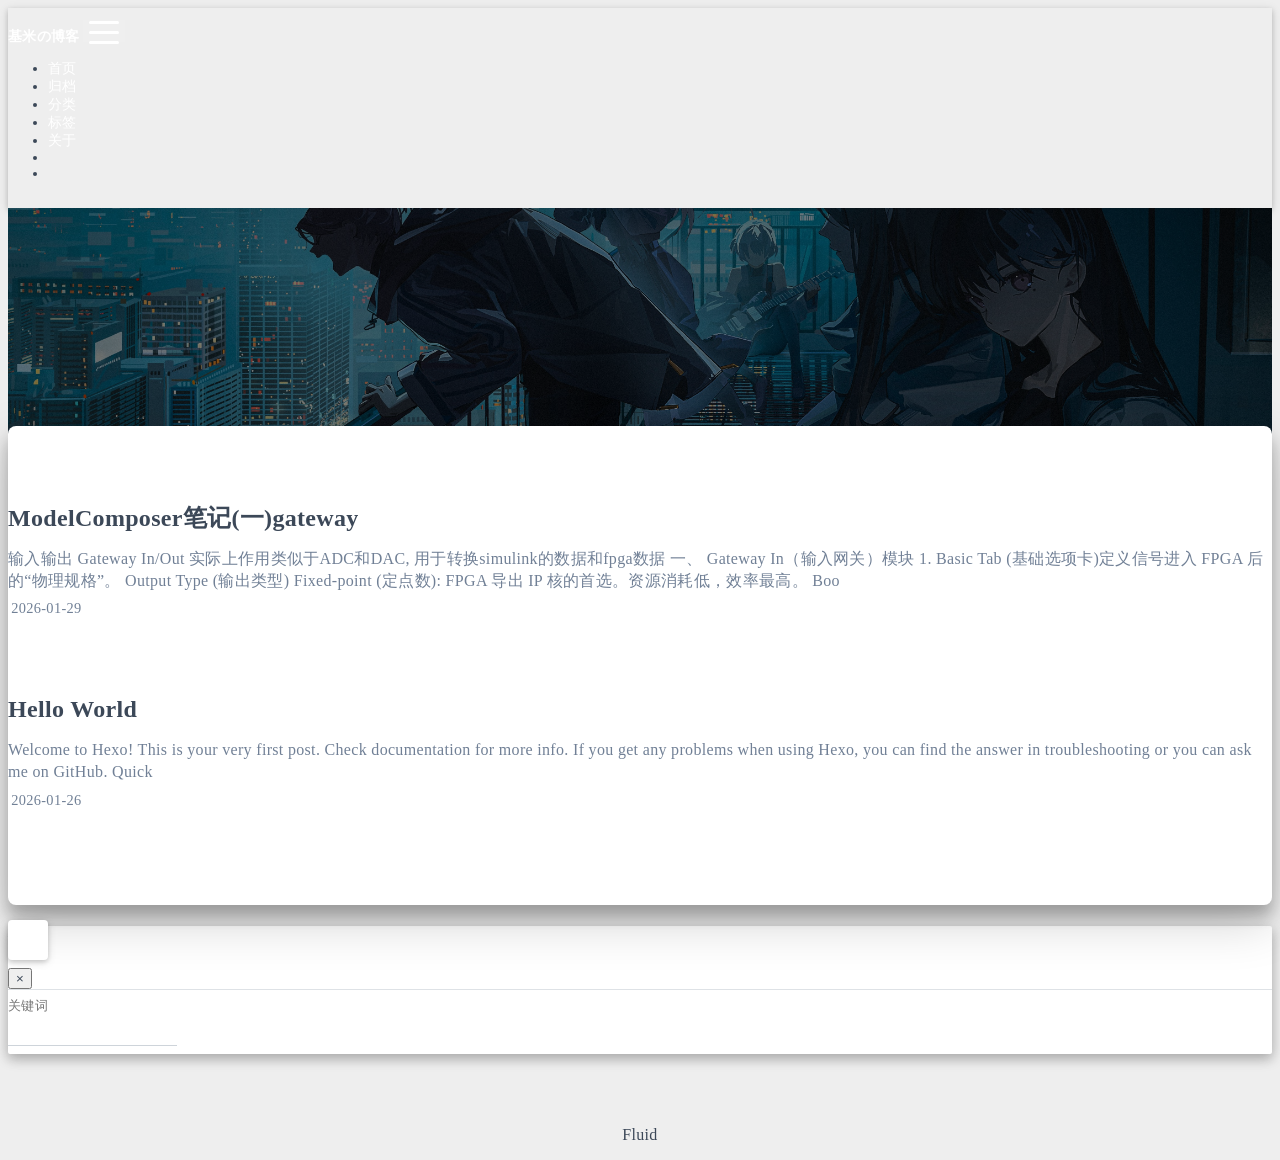
<file: index.html>
<!DOCTYPE html>
<html lang="zh-CN" data-default-color-scheme=auto>



<head>
  <meta charset="UTF-8">

  <link rel="apple-touch-icon" sizes="76x76" href="/img/fluid.png">
  <link rel="icon" href="/img/fluid.png">
  

  <meta name="viewport" content="width=device-width, initial-scale=1.0, maximum-scale=5.0, shrink-to-fit=no">
  <meta http-equiv="x-ua-compatible" content="ie=edge">
  
  <meta name="theme-color" content="#2f4154">
  <meta name="author" content="Elyseele">
  <meta name="keywords" content="">
  
    <meta property="og:type" content="website">
<meta property="og:title" content="基米の博客">
<meta property="og:url" content="https://elyseele.github.io/index.html">
<meta property="og:site_name" content="基米の博客">
<meta property="og:locale" content="zh_CN">
<meta property="article:author" content="Elyseele">
<meta name="twitter:card" content="summary_large_image">
  
  
  
  <title>基米の博客</title>

  <link  rel="stylesheet" href="https://lib.baomitu.com/twitter-bootstrap/4.6.1/css/bootstrap.min.css" />





<!-- 主题依赖的图标库，不要自行修改 -->
<!-- Do not modify the link that theme dependent icons -->

<link rel="stylesheet" href="//at.alicdn.com/t/c/font_1749284_5i9bdhy70f8.css">



<link rel="stylesheet" href="//at.alicdn.com/t/c/font_1736178_k526ubmyhba.css">


<link  rel="stylesheet" href="/css/main.css" />


  <link id="highlight-css" rel="stylesheet" href="/css/highlight.css" />
  
    <link id="highlight-css-dark" rel="stylesheet" href="/css/highlight-dark.css" />
  



  
<link rel="stylesheet" href="/css/StrongInDark.css">



  <script id="fluid-configs">
    var Fluid = window.Fluid || {};
    Fluid.ctx = Object.assign({}, Fluid.ctx)
    var CONFIG = {"hostname":"elyseele.github.io","root":"/","version":"1.9.8","typing":{"enable":true,"typeSpeed":70,"cursorChar":"_","loop":false,"scope":[]},"anchorjs":{"enable":true,"element":"h1,h2,h3,h4,h5,h6","placement":"left","visible":"hover","icon":""},"progressbar":{"enable":true,"height_px":3,"color":"#29d","options":{"showSpinner":false,"trickleSpeed":100}},"code_language":{"enable":true,"default":"TEXT"},"copy_btn":true,"image_caption":{"enable":true},"image_zoom":{"enable":true,"img_url_replace":["",""]},"toc":{"enable":true,"placement":"right","headingSelector":"h1,h2,h3,h4,h5,h6","collapseDepth":0},"lazyload":{"enable":true,"loading_img":"/img/loading.gif","onlypost":false,"offset_factor":2},"web_analytics":{"enable":false,"follow_dnt":true,"baidu":null,"google":{"measurement_id":null},"tencent":{"sid":null,"cid":null},"leancloud":{"app_id":null,"app_key":null,"server_url":null,"path":"window.location.pathname","ignore_local":false},"umami":{"src":null,"website_id":null,"domains":null,"start_time":"2024-01-01T00:00:00.000Z","token":null,"api_server":null}},"search_path":"/local-search.xml","include_content_in_search":true};

    if (CONFIG.web_analytics.follow_dnt) {
      var dntVal = navigator.doNotTrack || window.doNotTrack || navigator.msDoNotTrack;
      Fluid.ctx.dnt = dntVal && (dntVal.startsWith('1') || dntVal.startsWith('yes') || dntVal.startsWith('on'));
    }
  </script>
  <script  src="/js/utils.js" ></script>
  <script  src="/js/color-schema.js" ></script>
  


  
<meta name="generator" content="Hexo 8.1.1"></head>


<body>
  

  <header>
    

<div class="header-inner" style="height: 50vh;">
  <nav id="navbar" class="navbar fixed-top  navbar-expand-lg navbar-dark scrolling-navbar">
  <div class="container">
    <a class="navbar-brand" href="/">
      <strong>基米の博客</strong>
    </a>

    <button id="navbar-toggler-btn" class="navbar-toggler" type="button" data-toggle="collapse"
            data-target="#navbarSupportedContent"
            aria-controls="navbarSupportedContent" aria-expanded="false" aria-label="Toggle navigation">
      <div class="animated-icon"><span></span><span></span><span></span></div>
    </button>

    <!-- Collapsible content -->
    <div class="collapse navbar-collapse" id="navbarSupportedContent">
      <ul class="navbar-nav ml-auto text-center">
        
          
          
          
          
            <li class="nav-item">
              <a class="nav-link" href="/" target="_self">
                <i class="iconfont icon-home-fill"></i>
                <span>首页</span>
              </a>
            </li>
          
        
          
          
          
          
            <li class="nav-item">
              <a class="nav-link" href="/archives/" target="_self">
                <i class="iconfont icon-archive-fill"></i>
                <span>归档</span>
              </a>
            </li>
          
        
          
          
          
          
            <li class="nav-item">
              <a class="nav-link" href="/categories/" target="_self">
                <i class="iconfont icon-category-fill"></i>
                <span>分类</span>
              </a>
            </li>
          
        
          
          
          
          
            <li class="nav-item">
              <a class="nav-link" href="/tags/" target="_self">
                <i class="iconfont icon-tags-fill"></i>
                <span>标签</span>
              </a>
            </li>
          
        
          
          
          
          
            <li class="nav-item">
              <a class="nav-link" href="/about/" target="_self">
                <i class="iconfont icon-user-fill"></i>
                <span>关于</span>
              </a>
            </li>
          
        
        
          <li class="nav-item" id="search-btn">
            <a class="nav-link" target="_self" href="javascript:;" data-toggle="modal" data-target="#modalSearch" aria-label="Search">
              <i class="iconfont icon-search"></i>
            </a>
          </li>
          
        
        
          <li class="nav-item" id="color-toggle-btn">
            <a class="nav-link" target="_self" href="javascript:;" aria-label="Color Toggle">
              <i class="iconfont icon-dark" id="color-toggle-icon"></i>
            </a>
          </li>
        
      </ul>
    </div>
  </div>
</nav>

  

<div id="banner" class="banner" parallax=true
     style="background: url('/img/MYGO.jpg') no-repeat center center; background-size: cover;">
  <div class="full-bg-img">
    <div class="mask flex-center" style="background-color: rgba(0, 0, 0, 0.5)">
      <div class="banner-text text-center fade-in-up">
        <div class="h2">
          
            <span id="subtitle" data-typed-text="咕咕嘎嘎"></span>
          
        </div>

        
      </div>

      
    </div>
  </div>
</div>

</div>

  </header>

  <main>
    
      <div class="container nopadding-x-md">
        <div id="board"
          >
          
          <div class="container">
            <div class="row">
              <div class="col-12 col-md-10 m-auto">
                

<h1 style="display: none">基米の博客</h1>

  <div class="row mx-auto index-card">
    
    
    <article class="col-12 col-md-12 mx-auto index-info">
      <h2 class="index-header">
        
        <a href="/2026/01/29/ModelComposer%E7%AC%94%E8%AE%B0%E4%B8%80gateway/" target="_self">
          ModelComposer笔记(一)gateway
        </a>
      </h2>

      
      <a class="index-excerpt index-excerpt__noimg" href="/2026/01/29/ModelComposer%E7%AC%94%E8%AE%B0%E4%B8%80gateway/" target="_self">
        <div>
          输入输出 Gateway In&#x2F;Out 实际上作用类似于ADC和DAC, 用于转换simulink的数据和fpga数据  一、 Gateway In（输入网关）模块 1. Basic Tab (基础选项卡)定义信号进入 FPGA 后的“物理规格”。  Output Type (输出类型) Fixed-point (定点数): FPGA 导出 IP 核的首选。资源消耗低，效率最高。 Boo
        </div>
      </a>

      <div class="index-btm post-metas">
        
          <div class="post-meta mr-3">
            <i class="iconfont icon-date"></i>
            <time datetime="2026-01-29 09:50" pubdate>
              2026-01-29
            </time>
          </div>
        
        
        
      </div>
    </article>
  </div>

  <div class="row mx-auto index-card">
    
    
    <article class="col-12 col-md-12 mx-auto index-info">
      <h2 class="index-header">
        
        <a href="/2026/01/26/hello-world/" target="_self">
          Hello World
        </a>
      </h2>

      
      <a class="index-excerpt index-excerpt__noimg" href="/2026/01/26/hello-world/" target="_self">
        <div>
          Welcome to Hexo! This is your very first post. Check documentation for more info. If you get any problems when using Hexo, you can find the answer in troubleshooting or you can ask me on GitHub. Quick
        </div>
      </a>

      <div class="index-btm post-metas">
        
          <div class="post-meta mr-3">
            <i class="iconfont icon-date"></i>
            <time datetime="2026-01-26 11:11" pubdate>
              2026-01-26
            </time>
          </div>
        
        
        
      </div>
    </article>
  </div>





              </div>
            </div>
          </div>
        </div>
      </div>
    

    
      <a id="scroll-top-button" aria-label="TOP" href="#" role="button">
        <i class="iconfont icon-arrowup" aria-hidden="true"></i>
      </a>
    

    
      <div class="modal fade" id="modalSearch" tabindex="-1" role="dialog" aria-labelledby="ModalLabel"
     aria-hidden="true">
  <div class="modal-dialog modal-dialog-scrollable modal-lg" role="document">
    <div class="modal-content">
      <div class="modal-header text-center">
        <h4 class="modal-title w-100 font-weight-bold">搜索</h4>
        <button type="button" id="local-search-close" class="close" data-dismiss="modal" aria-label="Close">
          <span aria-hidden="true">&times;</span>
        </button>
      </div>
      <div class="modal-body mx-3">
        <div class="md-form mb-5">
          <input type="text" id="local-search-input" class="form-control validate">
          <label data-error="x" data-success="v" for="local-search-input">关键词</label>
        </div>
        <div class="list-group" id="local-search-result"></div>
      </div>
    </div>
  </div>
</div>

    

    
  </main>

  <footer>
    <div class="footer-inner">
  
    <div class="footer-content">
      <a href="https://github.com/fluid-dev/hexo-theme-fluid" target="_blank" rel="nofollow noopener"><span>Fluid</span></a>
    </div>
  
  
  
</div>

  </footer>

  <!-- Scripts -->
  
  <script  src="https://lib.baomitu.com/nprogress/0.2.0/nprogress.min.js" ></script>
  <link  rel="stylesheet" href="https://lib.baomitu.com/nprogress/0.2.0/nprogress.min.css" />

  <script>
    NProgress.configure({"showSpinner":false,"trickleSpeed":100})
    NProgress.start()
    window.addEventListener('load', function() {
      NProgress.done();
    })
  </script>


<script  src="https://lib.baomitu.com/jquery/3.6.4/jquery.min.js" ></script>
<script  src="https://lib.baomitu.com/twitter-bootstrap/4.6.1/js/bootstrap.min.js" ></script>
<script  src="/js/events.js" ></script>
<script  src="/js/plugins.js" ></script>


  <script  src="https://lib.baomitu.com/typed.js/2.0.12/typed.min.js" ></script>
  <script>
    (function (window, document) {
      var typing = Fluid.plugins.typing;
      var subtitle = document.getElementById('subtitle');
      if (!subtitle || !typing) {
        return;
      }
      var text = subtitle.getAttribute('data-typed-text');
      
        typing(text);
      
    })(window, document);
  </script>




  
    <script  src="/js/img-lazyload.js" ></script>
  




  <script  src="/js/local-search.js" ></script>





<!-- 主题的启动项，将它保持在最底部 -->
<!-- the boot of the theme, keep it at the bottom -->
<script  src="/js/boot.js" ></script>


  

  <noscript>
    <div class="noscript-warning">博客在允许 JavaScript 运行的环境下浏览效果更佳</div>
  </noscript>
</body>
</html>
</file>
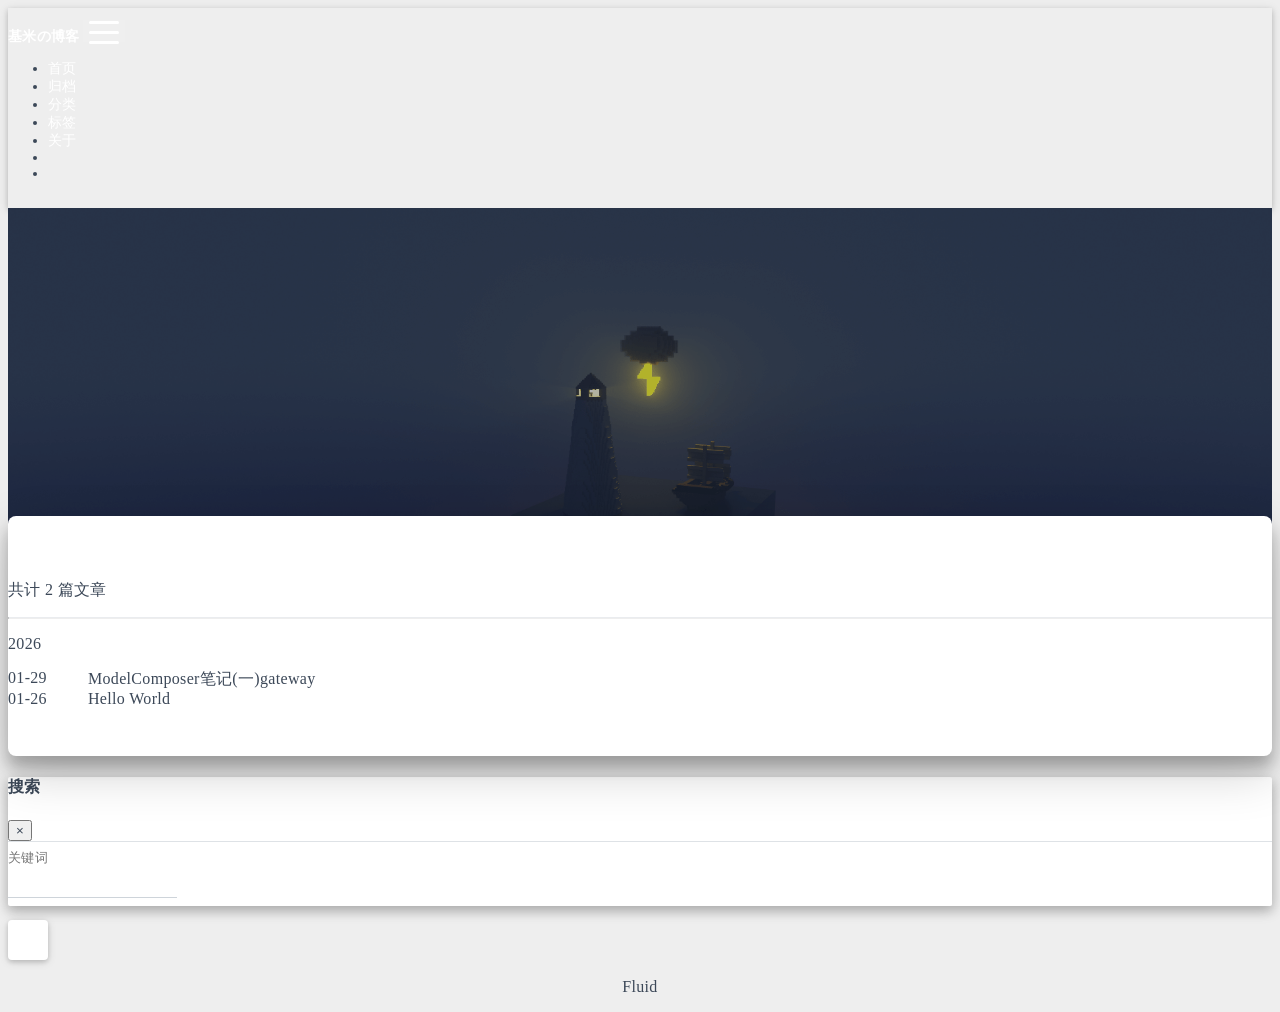
<file: archives/index.html>
<!DOCTYPE html>
<html lang="zh-CN" data-default-color-scheme=auto>



<head>
  <meta charset="UTF-8">

  <link rel="apple-touch-icon" sizes="76x76" href="/img/fluid.png">
  <link rel="icon" href="/img/fluid.png">
  

  <meta name="viewport" content="width=device-width, initial-scale=1.0, maximum-scale=5.0, shrink-to-fit=no">
  <meta http-equiv="x-ua-compatible" content="ie=edge">
  
  <meta name="theme-color" content="#2f4154">
  <meta name="author" content="Elyseele">
  <meta name="keywords" content="">
  
    <meta property="og:type" content="website">
<meta property="og:title" content="归档">
<meta property="og:url" content="https://elyseele.github.io/archives/index.html">
<meta property="og:site_name" content="基米の博客">
<meta property="og:locale" content="zh_CN">
<meta property="article:author" content="Elyseele">
<meta name="twitter:card" content="summary_large_image">
  
  
  
  <title>归档 - 基米の博客</title>

  <link  rel="stylesheet" href="https://lib.baomitu.com/twitter-bootstrap/4.6.1/css/bootstrap.min.css" />





<!-- 主题依赖的图标库，不要自行修改 -->
<!-- Do not modify the link that theme dependent icons -->

<link rel="stylesheet" href="//at.alicdn.com/t/c/font_1749284_5i9bdhy70f8.css">



<link rel="stylesheet" href="//at.alicdn.com/t/c/font_1736178_k526ubmyhba.css">


<link  rel="stylesheet" href="/css/main.css" />


  <link id="highlight-css" rel="stylesheet" href="/css/highlight.css" />
  
    <link id="highlight-css-dark" rel="stylesheet" href="/css/highlight-dark.css" />
  



  
<link rel="stylesheet" href="/css/StrongInDark.css">



  <script id="fluid-configs">
    var Fluid = window.Fluid || {};
    Fluid.ctx = Object.assign({}, Fluid.ctx)
    var CONFIG = {"hostname":"elyseele.github.io","root":"/","version":"1.9.8","typing":{"enable":true,"typeSpeed":70,"cursorChar":"_","loop":false,"scope":[]},"anchorjs":{"enable":true,"element":"h1,h2,h3,h4,h5,h6","placement":"left","visible":"hover","icon":""},"progressbar":{"enable":true,"height_px":3,"color":"#29d","options":{"showSpinner":false,"trickleSpeed":100}},"code_language":{"enable":true,"default":"TEXT"},"copy_btn":true,"image_caption":{"enable":true},"image_zoom":{"enable":true,"img_url_replace":["",""]},"toc":{"enable":true,"placement":"right","headingSelector":"h1,h2,h3,h4,h5,h6","collapseDepth":0},"lazyload":{"enable":true,"loading_img":"/img/loading.gif","onlypost":false,"offset_factor":2},"web_analytics":{"enable":false,"follow_dnt":true,"baidu":null,"google":{"measurement_id":null},"tencent":{"sid":null,"cid":null},"leancloud":{"app_id":null,"app_key":null,"server_url":null,"path":"window.location.pathname","ignore_local":false},"umami":{"src":null,"website_id":null,"domains":null,"start_time":"2024-01-01T00:00:00.000Z","token":null,"api_server":null}},"search_path":"/local-search.xml","include_content_in_search":true};

    if (CONFIG.web_analytics.follow_dnt) {
      var dntVal = navigator.doNotTrack || window.doNotTrack || navigator.msDoNotTrack;
      Fluid.ctx.dnt = dntVal && (dntVal.startsWith('1') || dntVal.startsWith('yes') || dntVal.startsWith('on'));
    }
  </script>
  <script  src="/js/utils.js" ></script>
  <script  src="/js/color-schema.js" ></script>
  


  
<meta name="generator" content="Hexo 8.1.1"></head>


<body>
  

  <header>
    

<div class="header-inner" style="height: 60vh;">
  <nav id="navbar" class="navbar fixed-top  navbar-expand-lg navbar-dark scrolling-navbar">
  <div class="container">
    <a class="navbar-brand" href="/">
      <strong>基米の博客</strong>
    </a>

    <button id="navbar-toggler-btn" class="navbar-toggler" type="button" data-toggle="collapse"
            data-target="#navbarSupportedContent"
            aria-controls="navbarSupportedContent" aria-expanded="false" aria-label="Toggle navigation">
      <div class="animated-icon"><span></span><span></span><span></span></div>
    </button>

    <!-- Collapsible content -->
    <div class="collapse navbar-collapse" id="navbarSupportedContent">
      <ul class="navbar-nav ml-auto text-center">
        
          
          
          
          
            <li class="nav-item">
              <a class="nav-link" href="/" target="_self">
                <i class="iconfont icon-home-fill"></i>
                <span>首页</span>
              </a>
            </li>
          
        
          
          
          
          
            <li class="nav-item">
              <a class="nav-link" href="/archives/" target="_self">
                <i class="iconfont icon-archive-fill"></i>
                <span>归档</span>
              </a>
            </li>
          
        
          
          
          
          
            <li class="nav-item">
              <a class="nav-link" href="/categories/" target="_self">
                <i class="iconfont icon-category-fill"></i>
                <span>分类</span>
              </a>
            </li>
          
        
          
          
          
          
            <li class="nav-item">
              <a class="nav-link" href="/tags/" target="_self">
                <i class="iconfont icon-tags-fill"></i>
                <span>标签</span>
              </a>
            </li>
          
        
          
          
          
          
            <li class="nav-item">
              <a class="nav-link" href="/about/" target="_self">
                <i class="iconfont icon-user-fill"></i>
                <span>关于</span>
              </a>
            </li>
          
        
        
          <li class="nav-item" id="search-btn">
            <a class="nav-link" target="_self" href="javascript:;" data-toggle="modal" data-target="#modalSearch" aria-label="Search">
              <i class="iconfont icon-search"></i>
            </a>
          </li>
          
        
        
          <li class="nav-item" id="color-toggle-btn">
            <a class="nav-link" target="_self" href="javascript:;" aria-label="Color Toggle">
              <i class="iconfont icon-dark" id="color-toggle-icon"></i>
            </a>
          </li>
        
      </ul>
    </div>
  </div>
</nav>

  

<div id="banner" class="banner" parallax=true
     style="background: url('/img/default.png') no-repeat center center; background-size: cover;">
  <div class="full-bg-img">
    <div class="mask flex-center" style="background-color: rgba(0, 0, 0, 0.3)">
      <div class="banner-text text-center fade-in-up">
        <div class="h2">
          
            <span id="subtitle" data-typed-text="归档"></span>
          
        </div>

        
      </div>

      
    </div>
  </div>
</div>

</div>

  </header>

  <main>
    
      <div class="container nopadding-x-md">
        <div id="board"
          >
          
          <div class="container">
            <div class="row">
              <div class="col-12 col-md-10 m-auto">
                

<div class="list-group">
  <p class="h4">共计 2 篇文章</p>
  <hr>
  
  
    
      
      <p class="h5">2026</p>
    
    <a href="/2026/01/29/ModelComposer%E7%AC%94%E8%AE%B0%E4%B8%80gateway/" class="list-group-item list-group-item-action">
      <time>01-29</time>
      <div class="list-group-item-title">ModelComposer笔记(一)gateway</div>
    </a>
  
    
    <a href="/2026/01/26/hello-world/" class="list-group-item list-group-item-action">
      <time>01-26</time>
      <div class="list-group-item-title">Hello World</div>
    </a>
  
</div>





              </div>
            </div>
          </div>
        </div>
      </div>
    

    
      <a id="scroll-top-button" aria-label="TOP" href="#" role="button">
        <i class="iconfont icon-arrowup" aria-hidden="true"></i>
      </a>
    

    
      <div class="modal fade" id="modalSearch" tabindex="-1" role="dialog" aria-labelledby="ModalLabel"
     aria-hidden="true">
  <div class="modal-dialog modal-dialog-scrollable modal-lg" role="document">
    <div class="modal-content">
      <div class="modal-header text-center">
        <h4 class="modal-title w-100 font-weight-bold">搜索</h4>
        <button type="button" id="local-search-close" class="close" data-dismiss="modal" aria-label="Close">
          <span aria-hidden="true">&times;</span>
        </button>
      </div>
      <div class="modal-body mx-3">
        <div class="md-form mb-5">
          <input type="text" id="local-search-input" class="form-control validate">
          <label data-error="x" data-success="v" for="local-search-input">关键词</label>
        </div>
        <div class="list-group" id="local-search-result"></div>
      </div>
    </div>
  </div>
</div>

    

    
  </main>

  <footer>
    <div class="footer-inner">
  
    <div class="footer-content">
      <a href="https://github.com/fluid-dev/hexo-theme-fluid" target="_blank" rel="nofollow noopener"><span>Fluid</span></a>
    </div>
  
  
  
</div>

  </footer>

  <!-- Scripts -->
  
  <script  src="https://lib.baomitu.com/nprogress/0.2.0/nprogress.min.js" ></script>
  <link  rel="stylesheet" href="https://lib.baomitu.com/nprogress/0.2.0/nprogress.min.css" />

  <script>
    NProgress.configure({"showSpinner":false,"trickleSpeed":100})
    NProgress.start()
    window.addEventListener('load', function() {
      NProgress.done();
    })
  </script>


<script  src="https://lib.baomitu.com/jquery/3.6.4/jquery.min.js" ></script>
<script  src="https://lib.baomitu.com/twitter-bootstrap/4.6.1/js/bootstrap.min.js" ></script>
<script  src="/js/events.js" ></script>
<script  src="/js/plugins.js" ></script>


  <script  src="https://lib.baomitu.com/typed.js/2.0.12/typed.min.js" ></script>
  <script>
    (function (window, document) {
      var typing = Fluid.plugins.typing;
      var subtitle = document.getElementById('subtitle');
      if (!subtitle || !typing) {
        return;
      }
      var text = subtitle.getAttribute('data-typed-text');
      
        typing(text);
      
    })(window, document);
  </script>




  
    <script  src="/js/img-lazyload.js" ></script>
  




  <script  src="/js/local-search.js" ></script>





<!-- 主题的启动项，将它保持在最底部 -->
<!-- the boot of the theme, keep it at the bottom -->
<script  src="/js/boot.js" ></script>


  

  <noscript>
    <div class="noscript-warning">博客在允许 JavaScript 运行的环境下浏览效果更佳</div>
  </noscript>
</body>
</html>
</file>
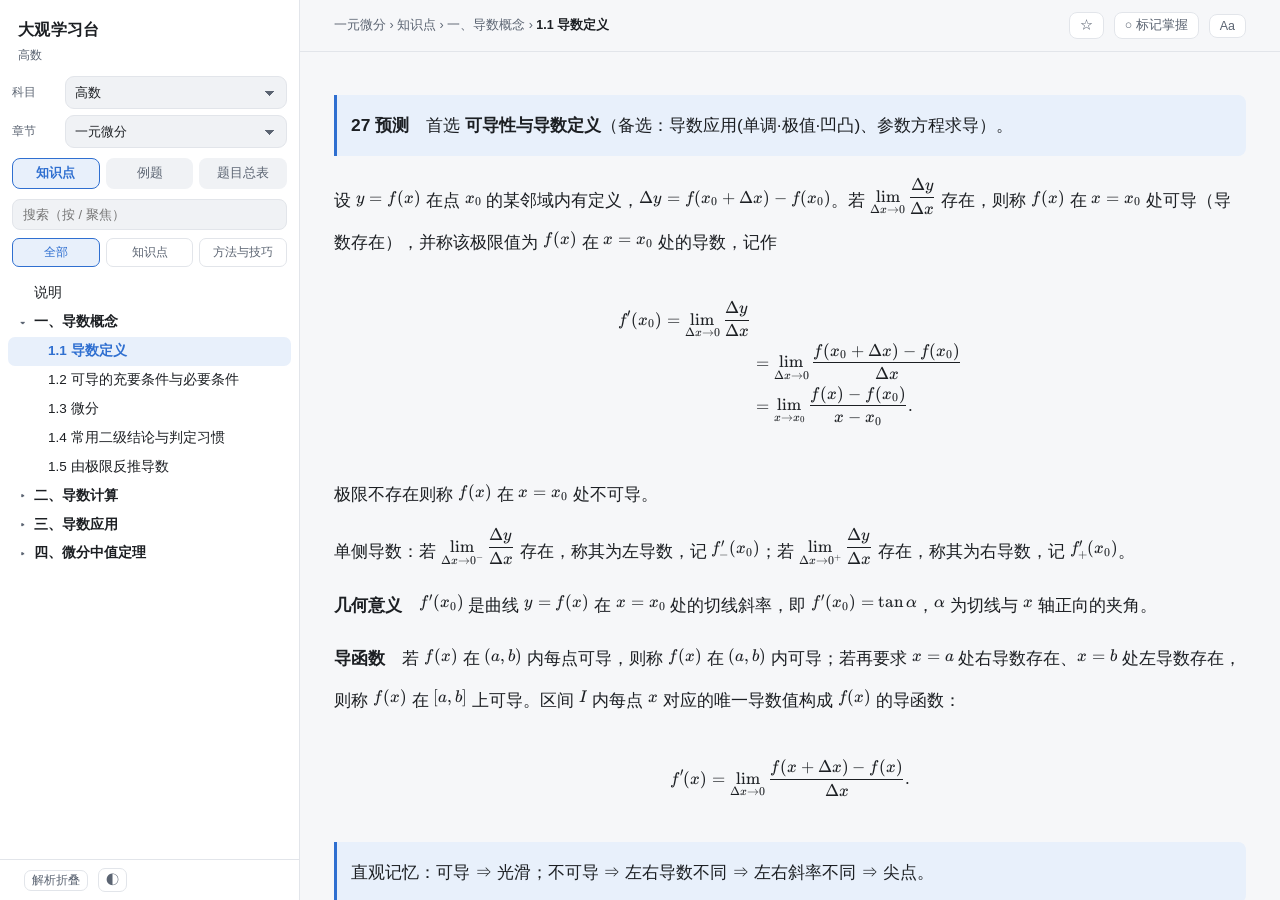
<file: shuyi/index.html>
<!DOCTYPE html>
<html lang="zh-CN" data-theme="light">
<head>
<meta charset="utf-8">
<meta name="viewport" content="width=device-width, initial-scale=1, viewport-fit=cover">
<meta name="theme-color" content="#ffffff">
<title>大观学习台</title>
<link rel="stylesheet" href="vendor/katex.min.css">
<link rel="stylesheet" href="style.css">
</head>
<body>
<noscript>
  <div style="max-width:640px;margin:40px auto;padding:20px;border:1px solid #d33;border-radius:10px;
              font:15px/1.7 -apple-system,'PingFang SC','Microsoft YaHei',sans-serif;color:#333">
    <b>这个页面需要执行 JavaScript。</b><br>
    你现在看到这条提示，说明浏览器没有运行脚本——常见于 iOS「文件」App 的预览、部分文件管理器的内置查看器。
    请用 <b>Safari / Chrome / Edge</b> 打开本文件，或改用网页地址访问。
  </div>
</noscript>
<div id="app">

  <!-- 手机端顶栏：只留三个控件 -->
  <header id="topbar">
    <button id="menuBtn" class="icobtn" aria-label="打开目录">☰</button>
    <button id="topTitle" class="topmid"><span id="topTopic">数一 · 大观</span><i>▾</i></button>
    <button id="moreBtn" class="icobtn" aria-label="更多">⋯</button>
  </header>

  <aside id="side">
    <div class="side-head">
      <div class="brand">大观学习台<small id="brandSub">一元微分</small></div>
      <button id="closeSide" class="icobtn" aria-label="关闭目录">✕</button>
    </div>
    <div class="topicbar">
      <label for="subjectSel">科目</label><select id="subjectSel"></select>
      <label for="topicSel">章节</label><select id="topicSel"></select>
    </div>
    <div class="views">
      <button data-view="kp">知识点</button>
      <button data-view="ex">例题</button>
      <button data-view="table">题目总表</button>
    </div>
    <div class="searchbox">
      <input id="q" placeholder="搜索（按 / 聚焦）" autocomplete="off">
      <button id="clearq" title="清空">×</button>
    </div>
    <button id="resume" class="resume" hidden></button>
    <div id="results" hidden></div>
    <div class="treefilter" id="treefilter" style="display:none">
      <button data-f="all" class="on">全部</button>
      <button data-f="concept">知识点</button>
      <button data-f="method">方法与技巧</button>
    </div>
    <nav id="tree"></nav>
    <footer id="foot">
      <div id="progress" style="display:none;display:flex;align-items:center;gap:8px;flex:1">
        <div id="bar" style="flex:1"><i></i></div>
        <span id="pbar">0 / 0</span>
      </div>
      <span id="progress-txt"></span>
      <button id="autoAcc" title="解析默认展开 / 折叠">解析折叠</button>
      <button id="theme" title="切换深浅色">◐</button>
    </footer>
  </aside>
  <div id="scrim" hidden></div>

  <main id="main">
    <header id="crumb"></header>
    <article id="doc"></article>
    <nav id="pager"></nav>
  </main>

  <!-- 手机端底部工具条 -->
  <nav id="bottombar">
    <button data-nav="prev" class="navbtn">‹ 上一题</button>
    <span id="bbPos">—</span>
    <button data-nav="next" class="navbtn">下一题 ›</button>
    <button id="fsBtn" class="navbtn" title="阅读字号">Aa</button>
  </nav>

  <button id="toTop" hidden aria-label="回到顶部">↑</button>

  <div id="fsheet" hidden>
    <div class="sheet-card" role="dialog" aria-modal="true" aria-labelledby="fsTitle">
      <div class="sheet-head">
        <div class="sheet-title" id="fsTitle">阅读字号</div>
        <button id="fsCloseX" aria-label="关闭字号面板">✕</button>
      </div>
      <div class="fs-controls">
        <label class="fs-ctl">正文
          <input type="range" data-font="body" min="90" max="140" step="2" aria-label="正文字号">
          <output data-out="body">112%</output>
        </label>
        <label class="fs-ctl">普通公式
          <input type="range" data-font="math" min="85" max="140" step="2" aria-label="普通公式字号">
          <output data-out="math">112%</output>
        </label>
        <label class="fs-ctl">表格文字
          <input type="range" data-font="table" min="85" max="125" step="2" aria-label="表格文字字号">
          <output data-out="table">100%</output>
        </label>
        <label class="fs-ctl">表格内公式
          <input type="range" data-font="tableMath" min="85" max="130" step="2" aria-label="表格内公式字号">
          <output data-out="tableMath">112%</output>
        </label>
      </div>
      <div class="sheet-tip">四项各自独立，互不倍乘；表格内公式只受「表格内公式」控制。超宽公式可左右滑动。</div>
      <div class="sheet-actions">
        <button id="fsReset">恢复默认</button>
        <button id="fsClose" class="sheet-ok">好</button>
      </div>
    </div>
  </div>
</div>
<script src="vendor/katex.min.js"></script>
<script src="vendor/marked.min.js"></script>
<script src="data.js"></script>
<script src="app.js"></script>
<script>
/* 启动自检：把"空白页"变成"看得见的原因"，方便在手机上定位问题 */
(function () {
  var errs = [];
  window.addEventListener("error", function (e) {
    errs.push((e.message || "脚本错误") + (e.filename ? " @" + e.filename.split("/").pop() + ":" + e.lineno : ""));
  });
  window.addEventListener("unhandledrejection", function (e) {
    errs.push("Promise: " + ((e.reason && e.reason.message) || e.reason));
  });
  setTimeout(function () {
    var tree = document.getElementById("tree");
    if (tree && tree.children.length) return;          // 正常
    var doc = document.getElementById("doc") || document.body;
    var info = [
      "环境自检",
      "网址协议：" + location.protocol,
      "浏览器：" + navigator.userAgent,
      "题库已载入：" + (window.DATA ? "是（" + (window.DATA.problems || []).length + " 题）" : "否"),
      "markdown 引擎：" + (typeof window.marked?.parse === "function" ? "正常" : "缺失"),
      "公式引擎：" + (window.katex ? "正常" : "缺失"),
      "报错：" + (errs.length ? errs.join(" ｜ ") : "无")
    ].join("\n");
    var box = document.createElement("pre");
    box.style.cssText = "white-space:pre-wrap;font:13px/1.7 ui-monospace,Menlo,monospace;" +
      "padding:16px;margin:16px;border:1px solid #d33;border-radius:10px;color:#b00;background:#fff8f8";
    box.textContent = info;
    if (document.getElementById("doc")) { document.getElementById("doc").innerHTML = ""; document.getElementById("doc").appendChild(box); }
    else document.body.appendChild(box);
  }, 3500);
})();
</script>
</body>
</html>
</file>
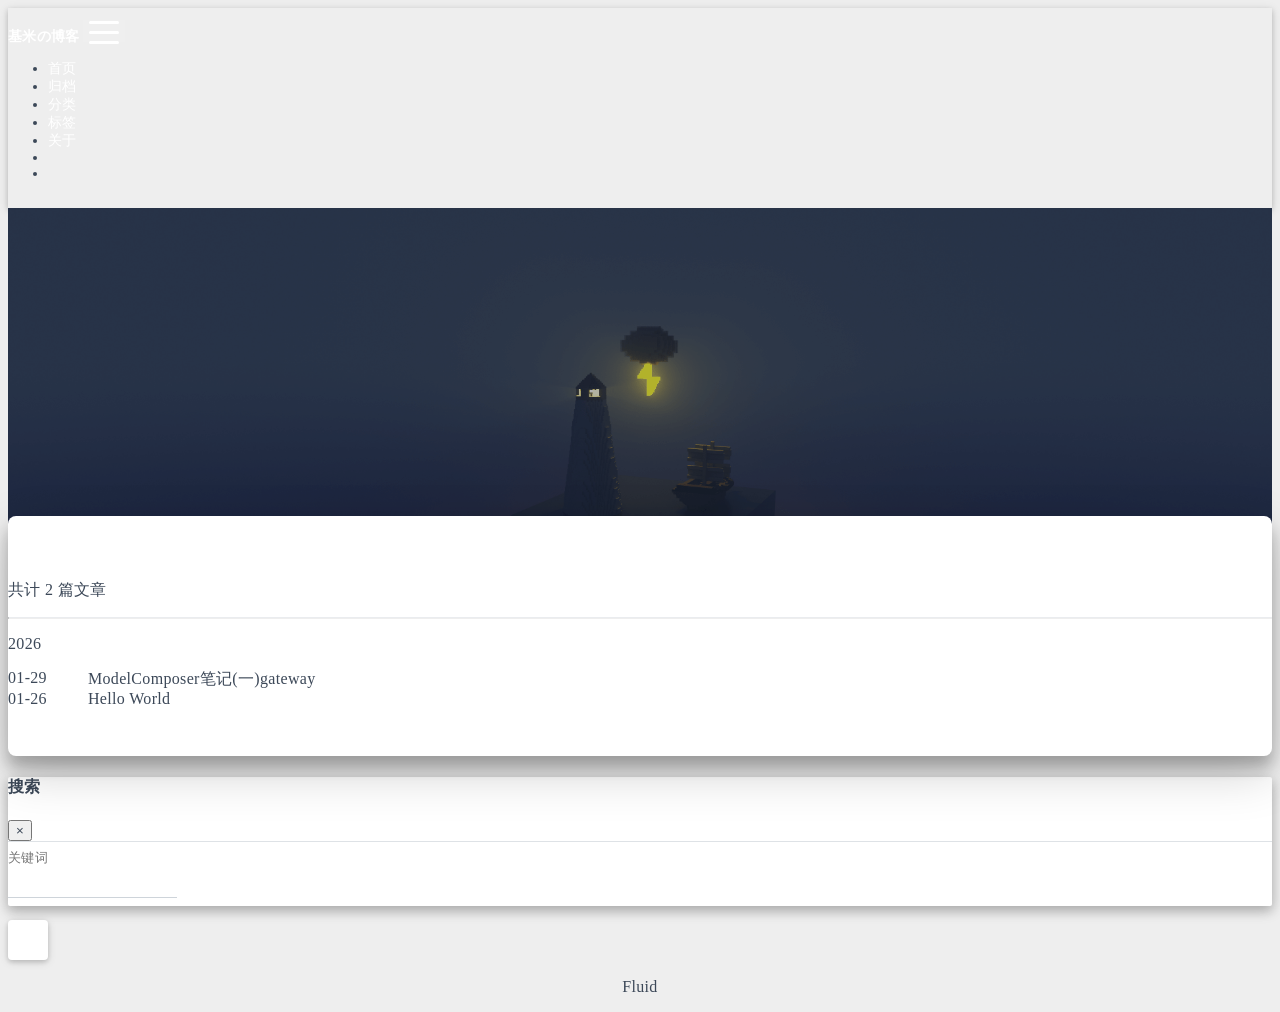
<file: archives/2026/index.html>
<!DOCTYPE html>
<html lang="zh-CN" data-default-color-scheme=auto>



<head>
  <meta charset="UTF-8">

  <link rel="apple-touch-icon" sizes="76x76" href="/img/fluid.png">
  <link rel="icon" href="/img/fluid.png">
  

  <meta name="viewport" content="width=device-width, initial-scale=1.0, maximum-scale=5.0, shrink-to-fit=no">
  <meta http-equiv="x-ua-compatible" content="ie=edge">
  
  <meta name="theme-color" content="#2f4154">
  <meta name="author" content="Elyseele">
  <meta name="keywords" content="">
  
    <meta property="og:type" content="website">
<meta property="og:title" content="归档">
<meta property="og:url" content="https://elyseele.github.io/archives/2026/index.html">
<meta property="og:site_name" content="基米の博客">
<meta property="og:locale" content="zh_CN">
<meta property="article:author" content="Elyseele">
<meta name="twitter:card" content="summary_large_image">
  
  
  
  <title>归档 - 基米の博客</title>

  <link  rel="stylesheet" href="https://lib.baomitu.com/twitter-bootstrap/4.6.1/css/bootstrap.min.css" />





<!-- 主题依赖的图标库，不要自行修改 -->
<!-- Do not modify the link that theme dependent icons -->

<link rel="stylesheet" href="//at.alicdn.com/t/c/font_1749284_5i9bdhy70f8.css">



<link rel="stylesheet" href="//at.alicdn.com/t/c/font_1736178_k526ubmyhba.css">


<link  rel="stylesheet" href="/css/main.css" />


  <link id="highlight-css" rel="stylesheet" href="/css/highlight.css" />
  
    <link id="highlight-css-dark" rel="stylesheet" href="/css/highlight-dark.css" />
  



  
<link rel="stylesheet" href="/css/StrongInDark.css">



  <script id="fluid-configs">
    var Fluid = window.Fluid || {};
    Fluid.ctx = Object.assign({}, Fluid.ctx)
    var CONFIG = {"hostname":"elyseele.github.io","root":"/","version":"1.9.8","typing":{"enable":true,"typeSpeed":70,"cursorChar":"_","loop":false,"scope":[]},"anchorjs":{"enable":true,"element":"h1,h2,h3,h4,h5,h6","placement":"left","visible":"hover","icon":""},"progressbar":{"enable":true,"height_px":3,"color":"#29d","options":{"showSpinner":false,"trickleSpeed":100}},"code_language":{"enable":true,"default":"TEXT"},"copy_btn":true,"image_caption":{"enable":true},"image_zoom":{"enable":true,"img_url_replace":["",""]},"toc":{"enable":true,"placement":"right","headingSelector":"h1,h2,h3,h4,h5,h6","collapseDepth":0},"lazyload":{"enable":true,"loading_img":"/img/loading.gif","onlypost":false,"offset_factor":2},"web_analytics":{"enable":false,"follow_dnt":true,"baidu":null,"google":{"measurement_id":null},"tencent":{"sid":null,"cid":null},"leancloud":{"app_id":null,"app_key":null,"server_url":null,"path":"window.location.pathname","ignore_local":false},"umami":{"src":null,"website_id":null,"domains":null,"start_time":"2024-01-01T00:00:00.000Z","token":null,"api_server":null}},"search_path":"/local-search.xml","include_content_in_search":true};

    if (CONFIG.web_analytics.follow_dnt) {
      var dntVal = navigator.doNotTrack || window.doNotTrack || navigator.msDoNotTrack;
      Fluid.ctx.dnt = dntVal && (dntVal.startsWith('1') || dntVal.startsWith('yes') || dntVal.startsWith('on'));
    }
  </script>
  <script  src="/js/utils.js" ></script>
  <script  src="/js/color-schema.js" ></script>
  


  
<meta name="generator" content="Hexo 8.1.1"></head>


<body>
  

  <header>
    

<div class="header-inner" style="height: 60vh;">
  <nav id="navbar" class="navbar fixed-top  navbar-expand-lg navbar-dark scrolling-navbar">
  <div class="container">
    <a class="navbar-brand" href="/">
      <strong>基米の博客</strong>
    </a>

    <button id="navbar-toggler-btn" class="navbar-toggler" type="button" data-toggle="collapse"
            data-target="#navbarSupportedContent"
            aria-controls="navbarSupportedContent" aria-expanded="false" aria-label="Toggle navigation">
      <div class="animated-icon"><span></span><span></span><span></span></div>
    </button>

    <!-- Collapsible content -->
    <div class="collapse navbar-collapse" id="navbarSupportedContent">
      <ul class="navbar-nav ml-auto text-center">
        
          
          
          
          
            <li class="nav-item">
              <a class="nav-link" href="/" target="_self">
                <i class="iconfont icon-home-fill"></i>
                <span>首页</span>
              </a>
            </li>
          
        
          
          
          
          
            <li class="nav-item">
              <a class="nav-link" href="/archives/" target="_self">
                <i class="iconfont icon-archive-fill"></i>
                <span>归档</span>
              </a>
            </li>
          
        
          
          
          
          
            <li class="nav-item">
              <a class="nav-link" href="/categories/" target="_self">
                <i class="iconfont icon-category-fill"></i>
                <span>分类</span>
              </a>
            </li>
          
        
          
          
          
          
            <li class="nav-item">
              <a class="nav-link" href="/tags/" target="_self">
                <i class="iconfont icon-tags-fill"></i>
                <span>标签</span>
              </a>
            </li>
          
        
          
          
          
          
            <li class="nav-item">
              <a class="nav-link" href="/about/" target="_self">
                <i class="iconfont icon-user-fill"></i>
                <span>关于</span>
              </a>
            </li>
          
        
        
          <li class="nav-item" id="search-btn">
            <a class="nav-link" target="_self" href="javascript:;" data-toggle="modal" data-target="#modalSearch" aria-label="Search">
              <i class="iconfont icon-search"></i>
            </a>
          </li>
          
        
        
          <li class="nav-item" id="color-toggle-btn">
            <a class="nav-link" target="_self" href="javascript:;" aria-label="Color Toggle">
              <i class="iconfont icon-dark" id="color-toggle-icon"></i>
            </a>
          </li>
        
      </ul>
    </div>
  </div>
</nav>

  

<div id="banner" class="banner" parallax=true
     style="background: url('/img/default.png') no-repeat center center; background-size: cover;">
  <div class="full-bg-img">
    <div class="mask flex-center" style="background-color: rgba(0, 0, 0, 0.3)">
      <div class="banner-text text-center fade-in-up">
        <div class="h2">
          
            <span id="subtitle" data-typed-text="归档"></span>
          
        </div>

        
      </div>

      
    </div>
  </div>
</div>

</div>

  </header>

  <main>
    
      <div class="container nopadding-x-md">
        <div id="board"
          >
          
          <div class="container">
            <div class="row">
              <div class="col-12 col-md-10 m-auto">
                

<div class="list-group">
  <p class="h4">共计 2 篇文章</p>
  <hr>
  
  
    
      
      <p class="h5">2026</p>
    
    <a href="/2026/01/29/ModelComposer%E7%AC%94%E8%AE%B0%E4%B8%80gateway/" class="list-group-item list-group-item-action">
      <time>01-29</time>
      <div class="list-group-item-title">ModelComposer笔记(一)gateway</div>
    </a>
  
    
    <a href="/2026/01/26/hello-world/" class="list-group-item list-group-item-action">
      <time>01-26</time>
      <div class="list-group-item-title">Hello World</div>
    </a>
  
</div>





              </div>
            </div>
          </div>
        </div>
      </div>
    

    
      <a id="scroll-top-button" aria-label="TOP" href="#" role="button">
        <i class="iconfont icon-arrowup" aria-hidden="true"></i>
      </a>
    

    
      <div class="modal fade" id="modalSearch" tabindex="-1" role="dialog" aria-labelledby="ModalLabel"
     aria-hidden="true">
  <div class="modal-dialog modal-dialog-scrollable modal-lg" role="document">
    <div class="modal-content">
      <div class="modal-header text-center">
        <h4 class="modal-title w-100 font-weight-bold">搜索</h4>
        <button type="button" id="local-search-close" class="close" data-dismiss="modal" aria-label="Close">
          <span aria-hidden="true">&times;</span>
        </button>
      </div>
      <div class="modal-body mx-3">
        <div class="md-form mb-5">
          <input type="text" id="local-search-input" class="form-control validate">
          <label data-error="x" data-success="v" for="local-search-input">关键词</label>
        </div>
        <div class="list-group" id="local-search-result"></div>
      </div>
    </div>
  </div>
</div>

    

    
  </main>

  <footer>
    <div class="footer-inner">
  
    <div class="footer-content">
      <a href="https://github.com/fluid-dev/hexo-theme-fluid" target="_blank" rel="nofollow noopener"><span>Fluid</span></a>
    </div>
  
  
  
</div>

  </footer>

  <!-- Scripts -->
  
  <script  src="https://lib.baomitu.com/nprogress/0.2.0/nprogress.min.js" ></script>
  <link  rel="stylesheet" href="https://lib.baomitu.com/nprogress/0.2.0/nprogress.min.css" />

  <script>
    NProgress.configure({"showSpinner":false,"trickleSpeed":100})
    NProgress.start()
    window.addEventListener('load', function() {
      NProgress.done();
    })
  </script>


<script  src="https://lib.baomitu.com/jquery/3.6.4/jquery.min.js" ></script>
<script  src="https://lib.baomitu.com/twitter-bootstrap/4.6.1/js/bootstrap.min.js" ></script>
<script  src="/js/events.js" ></script>
<script  src="/js/plugins.js" ></script>


  <script  src="https://lib.baomitu.com/typed.js/2.0.12/typed.min.js" ></script>
  <script>
    (function (window, document) {
      var typing = Fluid.plugins.typing;
      var subtitle = document.getElementById('subtitle');
      if (!subtitle || !typing) {
        return;
      }
      var text = subtitle.getAttribute('data-typed-text');
      
        typing(text);
      
    })(window, document);
  </script>




  
    <script  src="/js/img-lazyload.js" ></script>
  




  <script  src="/js/local-search.js" ></script>





<!-- 主题的启动项，将它保持在最底部 -->
<!-- the boot of the theme, keep it at the bottom -->
<script  src="/js/boot.js" ></script>


  

  <noscript>
    <div class="noscript-warning">博客在允许 JavaScript 运行的环境下浏览效果更佳</div>
  </noscript>
</body>
</html>
</file>
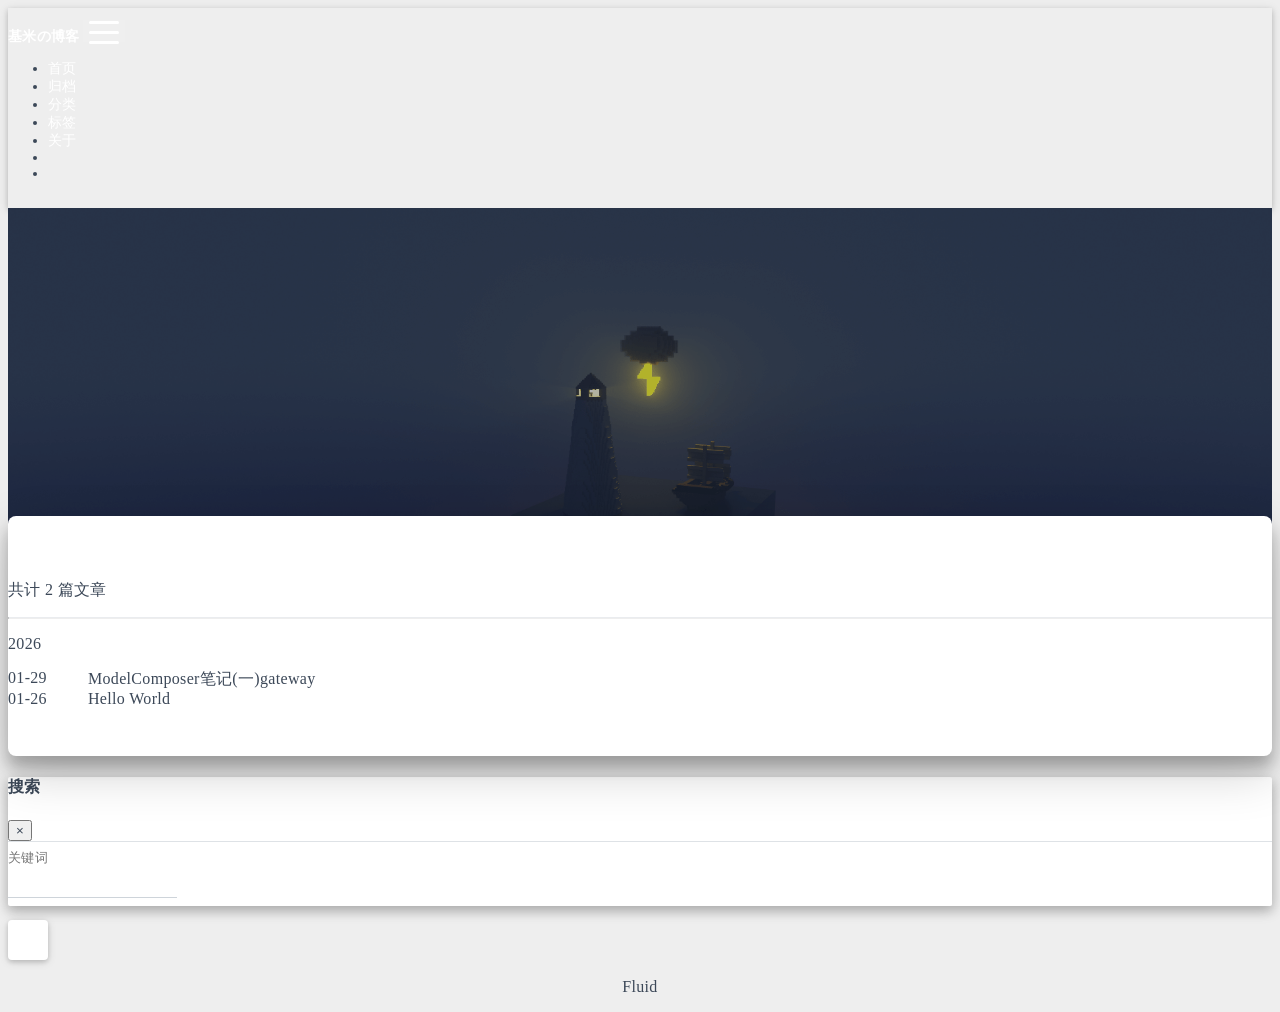
<file: archives/2026/01/index.html>
<!DOCTYPE html>
<html lang="zh-CN" data-default-color-scheme=auto>



<head>
  <meta charset="UTF-8">

  <link rel="apple-touch-icon" sizes="76x76" href="/img/fluid.png">
  <link rel="icon" href="/img/fluid.png">
  

  <meta name="viewport" content="width=device-width, initial-scale=1.0, maximum-scale=5.0, shrink-to-fit=no">
  <meta http-equiv="x-ua-compatible" content="ie=edge">
  
  <meta name="theme-color" content="#2f4154">
  <meta name="author" content="Elyseele">
  <meta name="keywords" content="">
  
    <meta property="og:type" content="website">
<meta property="og:title" content="归档">
<meta property="og:url" content="https://elyseele.github.io/archives/2026/01/index.html">
<meta property="og:site_name" content="基米の博客">
<meta property="og:locale" content="zh_CN">
<meta property="article:author" content="Elyseele">
<meta name="twitter:card" content="summary_large_image">
  
  
  
  <title>归档 - 基米の博客</title>

  <link  rel="stylesheet" href="https://lib.baomitu.com/twitter-bootstrap/4.6.1/css/bootstrap.min.css" />





<!-- 主题依赖的图标库，不要自行修改 -->
<!-- Do not modify the link that theme dependent icons -->

<link rel="stylesheet" href="//at.alicdn.com/t/c/font_1749284_5i9bdhy70f8.css">



<link rel="stylesheet" href="//at.alicdn.com/t/c/font_1736178_k526ubmyhba.css">


<link  rel="stylesheet" href="/css/main.css" />


  <link id="highlight-css" rel="stylesheet" href="/css/highlight.css" />
  
    <link id="highlight-css-dark" rel="stylesheet" href="/css/highlight-dark.css" />
  



  
<link rel="stylesheet" href="/css/StrongInDark.css">



  <script id="fluid-configs">
    var Fluid = window.Fluid || {};
    Fluid.ctx = Object.assign({}, Fluid.ctx)
    var CONFIG = {"hostname":"elyseele.github.io","root":"/","version":"1.9.8","typing":{"enable":true,"typeSpeed":70,"cursorChar":"_","loop":false,"scope":[]},"anchorjs":{"enable":true,"element":"h1,h2,h3,h4,h5,h6","placement":"left","visible":"hover","icon":""},"progressbar":{"enable":true,"height_px":3,"color":"#29d","options":{"showSpinner":false,"trickleSpeed":100}},"code_language":{"enable":true,"default":"TEXT"},"copy_btn":true,"image_caption":{"enable":true},"image_zoom":{"enable":true,"img_url_replace":["",""]},"toc":{"enable":true,"placement":"right","headingSelector":"h1,h2,h3,h4,h5,h6","collapseDepth":0},"lazyload":{"enable":true,"loading_img":"/img/loading.gif","onlypost":false,"offset_factor":2},"web_analytics":{"enable":false,"follow_dnt":true,"baidu":null,"google":{"measurement_id":null},"tencent":{"sid":null,"cid":null},"leancloud":{"app_id":null,"app_key":null,"server_url":null,"path":"window.location.pathname","ignore_local":false},"umami":{"src":null,"website_id":null,"domains":null,"start_time":"2024-01-01T00:00:00.000Z","token":null,"api_server":null}},"search_path":"/local-search.xml","include_content_in_search":true};

    if (CONFIG.web_analytics.follow_dnt) {
      var dntVal = navigator.doNotTrack || window.doNotTrack || navigator.msDoNotTrack;
      Fluid.ctx.dnt = dntVal && (dntVal.startsWith('1') || dntVal.startsWith('yes') || dntVal.startsWith('on'));
    }
  </script>
  <script  src="/js/utils.js" ></script>
  <script  src="/js/color-schema.js" ></script>
  


  
<meta name="generator" content="Hexo 8.1.1"></head>


<body>
  

  <header>
    

<div class="header-inner" style="height: 60vh;">
  <nav id="navbar" class="navbar fixed-top  navbar-expand-lg navbar-dark scrolling-navbar">
  <div class="container">
    <a class="navbar-brand" href="/">
      <strong>基米の博客</strong>
    </a>

    <button id="navbar-toggler-btn" class="navbar-toggler" type="button" data-toggle="collapse"
            data-target="#navbarSupportedContent"
            aria-controls="navbarSupportedContent" aria-expanded="false" aria-label="Toggle navigation">
      <div class="animated-icon"><span></span><span></span><span></span></div>
    </button>

    <!-- Collapsible content -->
    <div class="collapse navbar-collapse" id="navbarSupportedContent">
      <ul class="navbar-nav ml-auto text-center">
        
          
          
          
          
            <li class="nav-item">
              <a class="nav-link" href="/" target="_self">
                <i class="iconfont icon-home-fill"></i>
                <span>首页</span>
              </a>
            </li>
          
        
          
          
          
          
            <li class="nav-item">
              <a class="nav-link" href="/archives/" target="_self">
                <i class="iconfont icon-archive-fill"></i>
                <span>归档</span>
              </a>
            </li>
          
        
          
          
          
          
            <li class="nav-item">
              <a class="nav-link" href="/categories/" target="_self">
                <i class="iconfont icon-category-fill"></i>
                <span>分类</span>
              </a>
            </li>
          
        
          
          
          
          
            <li class="nav-item">
              <a class="nav-link" href="/tags/" target="_self">
                <i class="iconfont icon-tags-fill"></i>
                <span>标签</span>
              </a>
            </li>
          
        
          
          
          
          
            <li class="nav-item">
              <a class="nav-link" href="/about/" target="_self">
                <i class="iconfont icon-user-fill"></i>
                <span>关于</span>
              </a>
            </li>
          
        
        
          <li class="nav-item" id="search-btn">
            <a class="nav-link" target="_self" href="javascript:;" data-toggle="modal" data-target="#modalSearch" aria-label="Search">
              <i class="iconfont icon-search"></i>
            </a>
          </li>
          
        
        
          <li class="nav-item" id="color-toggle-btn">
            <a class="nav-link" target="_self" href="javascript:;" aria-label="Color Toggle">
              <i class="iconfont icon-dark" id="color-toggle-icon"></i>
            </a>
          </li>
        
      </ul>
    </div>
  </div>
</nav>

  

<div id="banner" class="banner" parallax=true
     style="background: url('/img/default.png') no-repeat center center; background-size: cover;">
  <div class="full-bg-img">
    <div class="mask flex-center" style="background-color: rgba(0, 0, 0, 0.3)">
      <div class="banner-text text-center fade-in-up">
        <div class="h2">
          
            <span id="subtitle" data-typed-text="归档"></span>
          
        </div>

        
      </div>

      
    </div>
  </div>
</div>

</div>

  </header>

  <main>
    
      <div class="container nopadding-x-md">
        <div id="board"
          >
          
          <div class="container">
            <div class="row">
              <div class="col-12 col-md-10 m-auto">
                

<div class="list-group">
  <p class="h4">共计 2 篇文章</p>
  <hr>
  
  
    
      
      <p class="h5">2026</p>
    
    <a href="/2026/01/29/ModelComposer%E7%AC%94%E8%AE%B0%E4%B8%80gateway/" class="list-group-item list-group-item-action">
      <time>01-29</time>
      <div class="list-group-item-title">ModelComposer笔记(一)gateway</div>
    </a>
  
    
    <a href="/2026/01/26/hello-world/" class="list-group-item list-group-item-action">
      <time>01-26</time>
      <div class="list-group-item-title">Hello World</div>
    </a>
  
</div>





              </div>
            </div>
          </div>
        </div>
      </div>
    

    
      <a id="scroll-top-button" aria-label="TOP" href="#" role="button">
        <i class="iconfont icon-arrowup" aria-hidden="true"></i>
      </a>
    

    
      <div class="modal fade" id="modalSearch" tabindex="-1" role="dialog" aria-labelledby="ModalLabel"
     aria-hidden="true">
  <div class="modal-dialog modal-dialog-scrollable modal-lg" role="document">
    <div class="modal-content">
      <div class="modal-header text-center">
        <h4 class="modal-title w-100 font-weight-bold">搜索</h4>
        <button type="button" id="local-search-close" class="close" data-dismiss="modal" aria-label="Close">
          <span aria-hidden="true">&times;</span>
        </button>
      </div>
      <div class="modal-body mx-3">
        <div class="md-form mb-5">
          <input type="text" id="local-search-input" class="form-control validate">
          <label data-error="x" data-success="v" for="local-search-input">关键词</label>
        </div>
        <div class="list-group" id="local-search-result"></div>
      </div>
    </div>
  </div>
</div>

    

    
  </main>

  <footer>
    <div class="footer-inner">
  
    <div class="footer-content">
      <a href="https://github.com/fluid-dev/hexo-theme-fluid" target="_blank" rel="nofollow noopener"><span>Fluid</span></a>
    </div>
  
  
  
</div>

  </footer>

  <!-- Scripts -->
  
  <script  src="https://lib.baomitu.com/nprogress/0.2.0/nprogress.min.js" ></script>
  <link  rel="stylesheet" href="https://lib.baomitu.com/nprogress/0.2.0/nprogress.min.css" />

  <script>
    NProgress.configure({"showSpinner":false,"trickleSpeed":100})
    NProgress.start()
    window.addEventListener('load', function() {
      NProgress.done();
    })
  </script>


<script  src="https://lib.baomitu.com/jquery/3.6.4/jquery.min.js" ></script>
<script  src="https://lib.baomitu.com/twitter-bootstrap/4.6.1/js/bootstrap.min.js" ></script>
<script  src="/js/events.js" ></script>
<script  src="/js/plugins.js" ></script>


  <script  src="https://lib.baomitu.com/typed.js/2.0.12/typed.min.js" ></script>
  <script>
    (function (window, document) {
      var typing = Fluid.plugins.typing;
      var subtitle = document.getElementById('subtitle');
      if (!subtitle || !typing) {
        return;
      }
      var text = subtitle.getAttribute('data-typed-text');
      
        typing(text);
      
    })(window, document);
  </script>




  
    <script  src="/js/img-lazyload.js" ></script>
  




  <script  src="/js/local-search.js" ></script>





<!-- 主题的启动项，将它保持在最底部 -->
<!-- the boot of the theme, keep it at the bottom -->
<script  src="/js/boot.js" ></script>


  

  <noscript>
    <div class="noscript-warning">博客在允许 JavaScript 运行的环境下浏览效果更佳</div>
  </noscript>
</body>
</html>
</file>
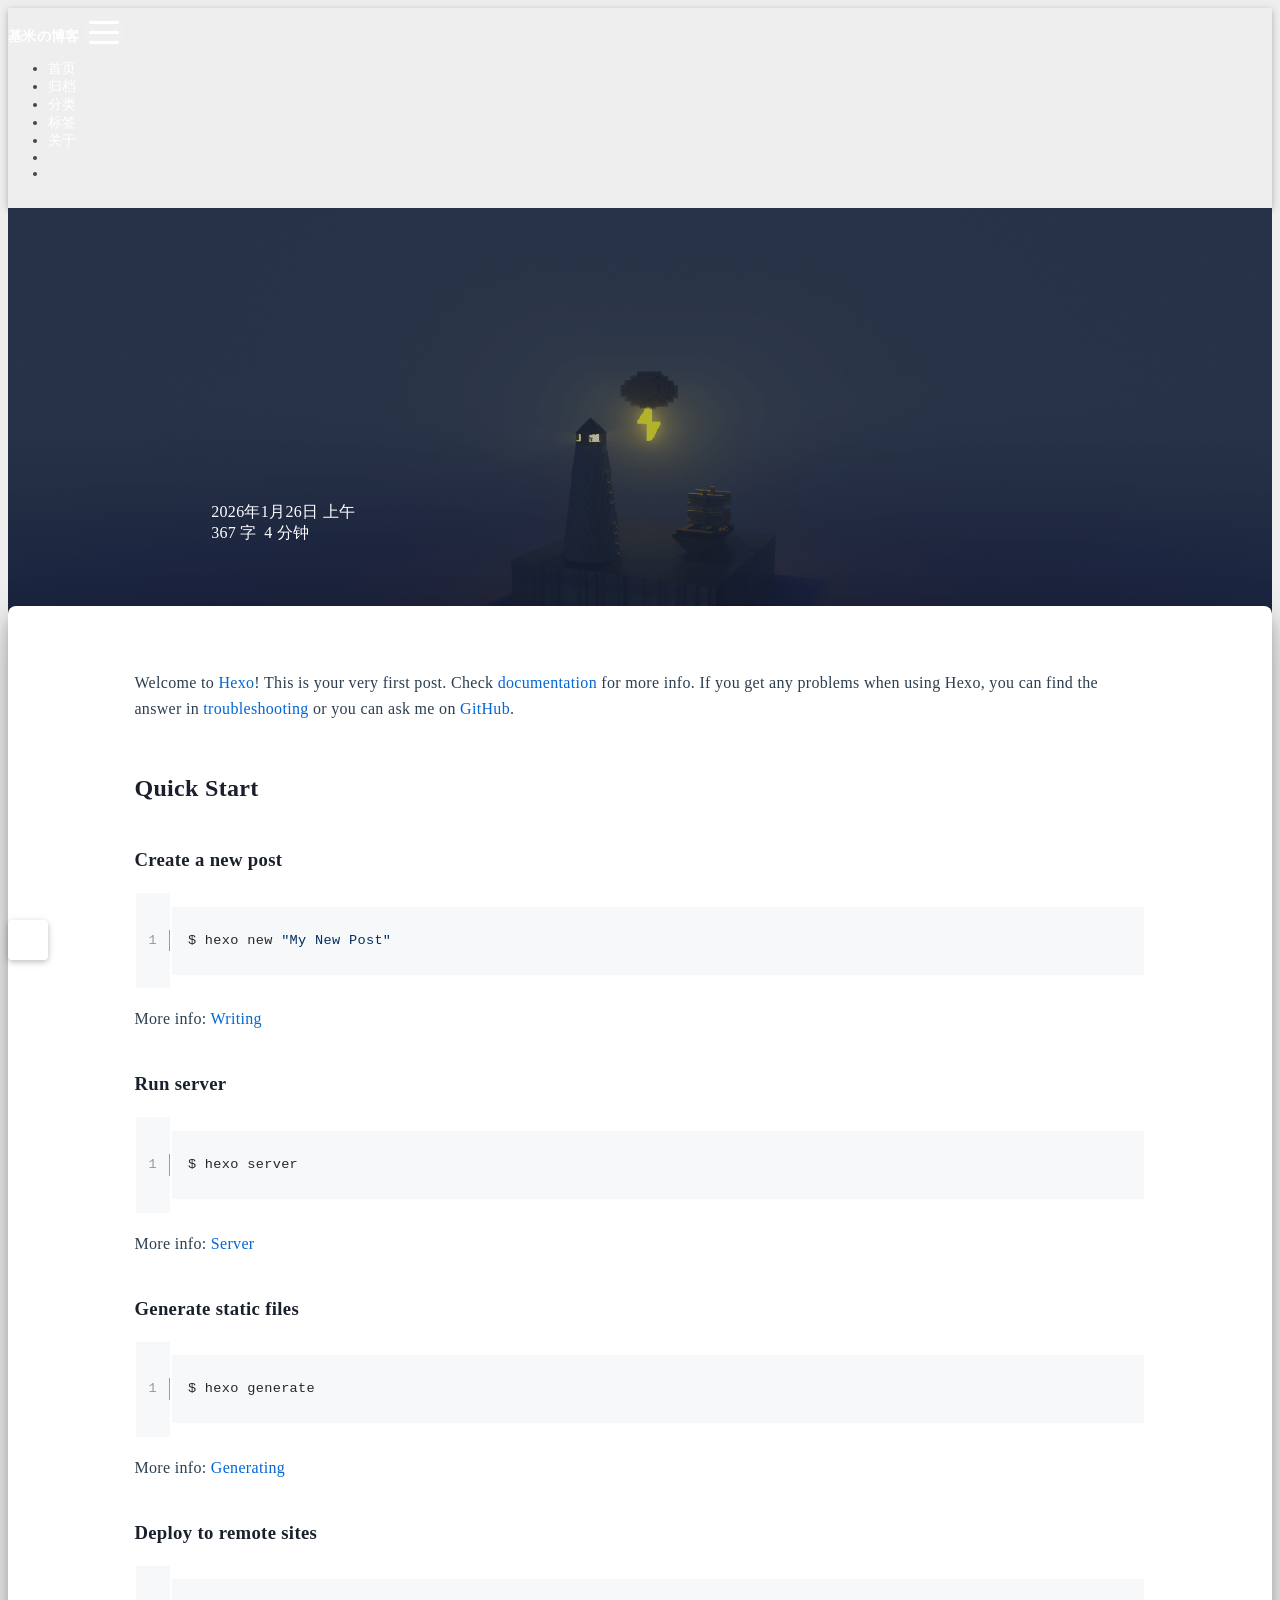
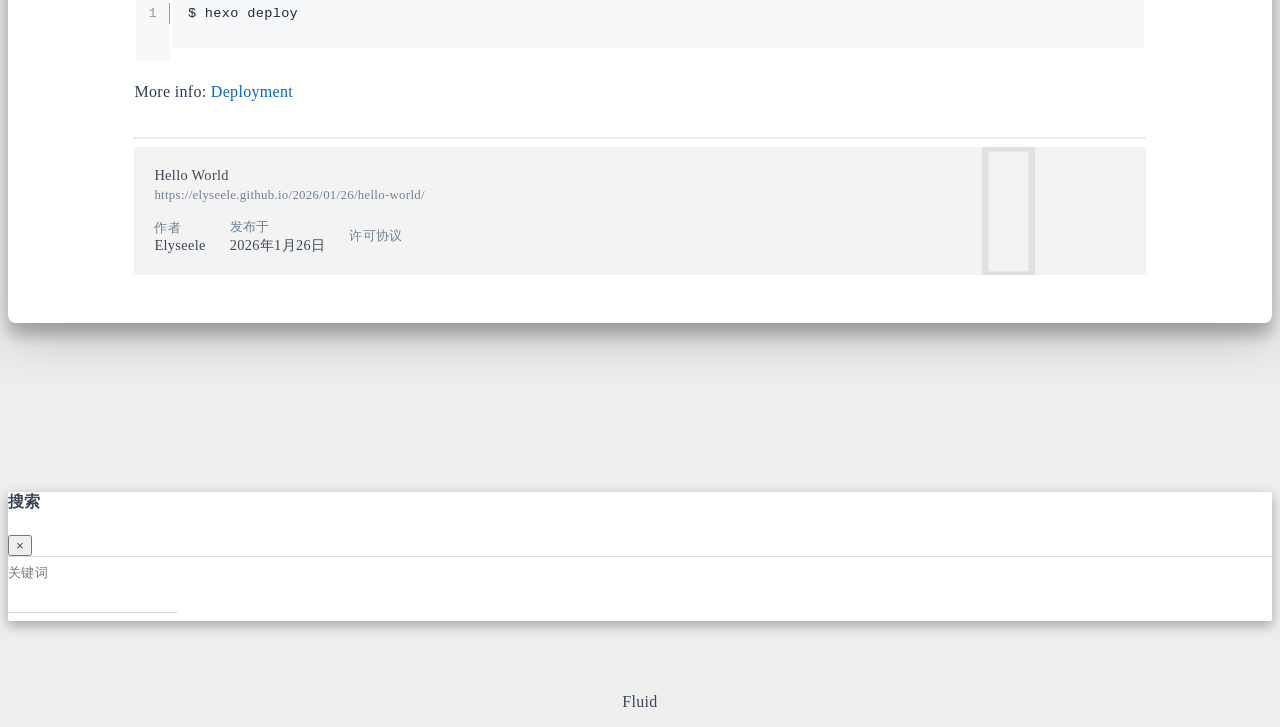
<file: 2026/01/26/hello-world/index.html>
<!DOCTYPE html>
<html lang="zh-CN" data-default-color-scheme=auto>



<head>
  <meta charset="UTF-8">

  <link rel="apple-touch-icon" sizes="76x76" href="/img/fluid.png">
  <link rel="icon" href="/img/fluid.png">
  

  <meta name="viewport" content="width=device-width, initial-scale=1.0, maximum-scale=5.0, shrink-to-fit=no">
  <meta http-equiv="x-ua-compatible" content="ie=edge">
  
  <meta name="theme-color" content="#2f4154">
  <meta name="author" content="Elyseele">
  <meta name="keywords" content="">
  
    <meta name="description" content="Welcome to Hexo! This is your very first post. Check documentation for more info. If you get any problems when using Hexo, you can find the answer in troubleshooting or you can ask me on GitHub. Quick">
<meta property="og:type" content="article">
<meta property="og:title" content="Hello World">
<meta property="og:url" content="https://elyseele.github.io/2026/01/26/hello-world/index.html">
<meta property="og:site_name" content="基米の博客">
<meta property="og:description" content="Welcome to Hexo! This is your very first post. Check documentation for more info. If you get any problems when using Hexo, you can find the answer in troubleshooting or you can ask me on GitHub. Quick">
<meta property="og:locale" content="zh_CN">
<meta property="article:published_time" content="2026-01-26T03:11:29.596Z">
<meta property="article:modified_time" content="2026-01-26T03:11:29.596Z">
<meta property="article:author" content="Elyseele">
<meta name="twitter:card" content="summary_large_image">
  
  
  
  <title>Hello World - 基米の博客</title>

  <link  rel="stylesheet" href="https://lib.baomitu.com/twitter-bootstrap/4.6.1/css/bootstrap.min.css" />



  <link  rel="stylesheet" href="https://lib.baomitu.com/github-markdown-css/4.0.0/github-markdown.min.css" />

  <link  rel="stylesheet" href="https://lib.baomitu.com/hint.css/2.7.0/hint.min.css" />

  <link  rel="stylesheet" href="https://lib.baomitu.com/fancybox/3.5.7/jquery.fancybox.min.css" />



<!-- 主题依赖的图标库，不要自行修改 -->
<!-- Do not modify the link that theme dependent icons -->

<link rel="stylesheet" href="//at.alicdn.com/t/c/font_1749284_5i9bdhy70f8.css">



<link rel="stylesheet" href="//at.alicdn.com/t/c/font_1736178_k526ubmyhba.css">


<link  rel="stylesheet" href="/css/main.css" />


  <link id="highlight-css" rel="stylesheet" href="/css/highlight.css" />
  
    <link id="highlight-css-dark" rel="stylesheet" href="/css/highlight-dark.css" />
  



  
<link rel="stylesheet" href="/css/StrongInDark.css">



  <script id="fluid-configs">
    var Fluid = window.Fluid || {};
    Fluid.ctx = Object.assign({}, Fluid.ctx)
    var CONFIG = {"hostname":"elyseele.github.io","root":"/","version":"1.9.8","typing":{"enable":true,"typeSpeed":70,"cursorChar":"_","loop":false,"scope":[]},"anchorjs":{"enable":true,"element":"h1,h2,h3,h4,h5,h6","placement":"left","visible":"hover","icon":""},"progressbar":{"enable":true,"height_px":3,"color":"#29d","options":{"showSpinner":false,"trickleSpeed":100}},"code_language":{"enable":true,"default":"TEXT"},"copy_btn":true,"image_caption":{"enable":true},"image_zoom":{"enable":true,"img_url_replace":["",""]},"toc":{"enable":true,"placement":"right","headingSelector":"h1,h2,h3,h4,h5,h6","collapseDepth":0},"lazyload":{"enable":true,"loading_img":"/img/loading.gif","onlypost":false,"offset_factor":2},"web_analytics":{"enable":false,"follow_dnt":true,"baidu":null,"google":{"measurement_id":null},"tencent":{"sid":null,"cid":null},"leancloud":{"app_id":null,"app_key":null,"server_url":null,"path":"window.location.pathname","ignore_local":false},"umami":{"src":null,"website_id":null,"domains":null,"start_time":"2024-01-01T00:00:00.000Z","token":null,"api_server":null}},"search_path":"/local-search.xml","include_content_in_search":true};

    if (CONFIG.web_analytics.follow_dnt) {
      var dntVal = navigator.doNotTrack || window.doNotTrack || navigator.msDoNotTrack;
      Fluid.ctx.dnt = dntVal && (dntVal.startsWith('1') || dntVal.startsWith('yes') || dntVal.startsWith('on'));
    }
  </script>
  <script  src="/js/utils.js" ></script>
  <script  src="/js/color-schema.js" ></script>
  


  
<meta name="generator" content="Hexo 8.1.1"></head>


<body>
  

  <header>
    

<div class="header-inner" style="height: 70vh;">
  <nav id="navbar" class="navbar fixed-top  navbar-expand-lg navbar-dark scrolling-navbar">
  <div class="container">
    <a class="navbar-brand" href="/">
      <strong>基米の博客</strong>
    </a>

    <button id="navbar-toggler-btn" class="navbar-toggler" type="button" data-toggle="collapse"
            data-target="#navbarSupportedContent"
            aria-controls="navbarSupportedContent" aria-expanded="false" aria-label="Toggle navigation">
      <div class="animated-icon"><span></span><span></span><span></span></div>
    </button>

    <!-- Collapsible content -->
    <div class="collapse navbar-collapse" id="navbarSupportedContent">
      <ul class="navbar-nav ml-auto text-center">
        
          
          
          
          
            <li class="nav-item">
              <a class="nav-link" href="/" target="_self">
                <i class="iconfont icon-home-fill"></i>
                <span>首页</span>
              </a>
            </li>
          
        
          
          
          
          
            <li class="nav-item">
              <a class="nav-link" href="/archives/" target="_self">
                <i class="iconfont icon-archive-fill"></i>
                <span>归档</span>
              </a>
            </li>
          
        
          
          
          
          
            <li class="nav-item">
              <a class="nav-link" href="/categories/" target="_self">
                <i class="iconfont icon-category-fill"></i>
                <span>分类</span>
              </a>
            </li>
          
        
          
          
          
          
            <li class="nav-item">
              <a class="nav-link" href="/tags/" target="_self">
                <i class="iconfont icon-tags-fill"></i>
                <span>标签</span>
              </a>
            </li>
          
        
          
          
          
          
            <li class="nav-item">
              <a class="nav-link" href="/about/" target="_self">
                <i class="iconfont icon-user-fill"></i>
                <span>关于</span>
              </a>
            </li>
          
        
        
          <li class="nav-item" id="search-btn">
            <a class="nav-link" target="_self" href="javascript:;" data-toggle="modal" data-target="#modalSearch" aria-label="Search">
              <i class="iconfont icon-search"></i>
            </a>
          </li>
          
        
        
          <li class="nav-item" id="color-toggle-btn">
            <a class="nav-link" target="_self" href="javascript:;" aria-label="Color Toggle">
              <i class="iconfont icon-dark" id="color-toggle-icon"></i>
            </a>
          </li>
        
      </ul>
    </div>
  </div>
</nav>

  

<div id="banner" class="banner" parallax=true
     style="background: url('/img/default.png') no-repeat center center; background-size: cover;">
  <div class="full-bg-img">
    <div class="mask flex-center" style="background-color: rgba(0, 0, 0, 0.3)">
      <div class="banner-text text-center fade-in-up">
        <div class="h2">
          
            <span id="subtitle" data-typed-text="Hello World"></span>
          
        </div>

        
          
  <div class="mt-3">
    
    
      <span class="post-meta">
        <i class="iconfont icon-date-fill" aria-hidden="true"></i>
        <time datetime="2026-01-26 11:11" pubdate>
          2026年1月26日 上午
        </time>
      </span>
    
  </div>

  <div class="mt-1">
    
      <span class="post-meta mr-2">
        <i class="iconfont icon-chart"></i>
        
          367 字
        
      </span>
    

    
      <span class="post-meta mr-2">
        <i class="iconfont icon-clock-fill"></i>
        
        
        
          4 分钟
        
      </span>
    

    
    
  </div>


        
      </div>

      
    </div>
  </div>
</div>

</div>

  </header>

  <main>
    
      

<div class="container-fluid nopadding-x">
  <div class="row nomargin-x">
    <div class="side-col d-none d-lg-block col-lg-2">
      

    </div>

    <div class="col-lg-8 nopadding-x-md">
      <div class="container nopadding-x-md" id="board-ctn">
        <div id="board">
          <article class="post-content mx-auto">
            <h1 id="seo-header">Hello World</h1>
            
            
              <div class="markdown-body">
                
                <p>Welcome to <a target="_blank" rel="noopener" href="https://hexo.io/">Hexo</a>! This is your very first post. Check <a target="_blank" rel="noopener" href="https://hexo.io/docs/">documentation</a> for more info. If you get any problems when using Hexo, you can find the answer in <a target="_blank" rel="noopener" href="https://hexo.io/docs/troubleshooting.html">troubleshooting</a> or you can ask me on <a target="_blank" rel="noopener" href="https://github.com/hexojs/hexo/issues">GitHub</a>.</p>
<h2 id="Quick-Start"><a href="#Quick-Start" class="headerlink" title="Quick Start"></a>Quick Start</h2><h3 id="Create-a-new-post"><a href="#Create-a-new-post" class="headerlink" title="Create a new post"></a>Create a new post</h3><figure class="highlight bash"><table><tr><td class="gutter"><pre><span class="line">1</span><br></pre></td><td class="code"><pre><code class="hljs bash">$ hexo new <span class="hljs-string">&quot;My New Post&quot;</span><br></code></pre></td></tr></table></figure>

<p>More info: <a target="_blank" rel="noopener" href="https://hexo.io/docs/writing.html">Writing</a></p>
<h3 id="Run-server"><a href="#Run-server" class="headerlink" title="Run server"></a>Run server</h3><figure class="highlight bash"><table><tr><td class="gutter"><pre><span class="line">1</span><br></pre></td><td class="code"><pre><code class="hljs bash">$ hexo server<br></code></pre></td></tr></table></figure>

<p>More info: <a target="_blank" rel="noopener" href="https://hexo.io/docs/server.html">Server</a></p>
<h3 id="Generate-static-files"><a href="#Generate-static-files" class="headerlink" title="Generate static files"></a>Generate static files</h3><figure class="highlight bash"><table><tr><td class="gutter"><pre><span class="line">1</span><br></pre></td><td class="code"><pre><code class="hljs bash">$ hexo generate<br></code></pre></td></tr></table></figure>

<p>More info: <a target="_blank" rel="noopener" href="https://hexo.io/docs/generating.html">Generating</a></p>
<h3 id="Deploy-to-remote-sites"><a href="#Deploy-to-remote-sites" class="headerlink" title="Deploy to remote sites"></a>Deploy to remote sites</h3><figure class="highlight bash"><table><tr><td class="gutter"><pre><span class="line">1</span><br></pre></td><td class="code"><pre><code class="hljs bash">$ hexo deploy<br></code></pre></td></tr></table></figure>

<p>More info: <a target="_blank" rel="noopener" href="https://hexo.io/docs/one-command-deployment.html">Deployment</a></p>

                
              </div>
            
            <hr/>
            <div>
              <div class="post-metas my-3">
  
  
</div>


              
  

  <div class="license-box my-3">
    <div class="license-title">
      <div>Hello World</div>
      <div>https://elyseele.github.io/2026/01/26/hello-world/</div>
    </div>
    <div class="license-meta">
      
        <div class="license-meta-item">
          <div>作者</div>
          <div>Elyseele</div>
        </div>
      
      
        <div class="license-meta-item license-meta-date">
          <div>发布于</div>
          <div>2026年1月26日</div>
        </div>
      
      
      
        <div class="license-meta-item">
          <div>许可协议</div>
          <div>
            
              
              
                <a class="print-no-link" target="_blank" href="https://creativecommons.org/licenses/by/4.0/">
                  <span class="hint--top hint--rounded" aria-label="BY - 署名">
                    <i class="iconfont icon-cc-by"></i>
                  </span>
                </a>
              
            
          </div>
        </div>
      
    </div>
    <div class="license-icon iconfont"></div>
  </div>



              
                <div class="post-prevnext my-3">
                  <article class="post-prev col-6">
                    
                    
                  </article>
                  <article class="post-next col-6">
                    
                    
                  </article>
                </div>
              
            </div>

            
          </article>
        </div>
      </div>
    </div>

    <div class="side-col d-none d-lg-block col-lg-2">
      
  <aside class="sidebar" style="margin-left: -1rem">
    <div id="toc">
  <p class="toc-header">
    <i class="iconfont icon-list"></i>
    <span>目录</span>
  </p>
  <div class="toc-body" id="toc-body"></div>
</div>



  </aside>


    </div>
  </div>
</div>





  



  



  



  



  







    

    
      <a id="scroll-top-button" aria-label="TOP" href="#" role="button">
        <i class="iconfont icon-arrowup" aria-hidden="true"></i>
      </a>
    

    
      <div class="modal fade" id="modalSearch" tabindex="-1" role="dialog" aria-labelledby="ModalLabel"
     aria-hidden="true">
  <div class="modal-dialog modal-dialog-scrollable modal-lg" role="document">
    <div class="modal-content">
      <div class="modal-header text-center">
        <h4 class="modal-title w-100 font-weight-bold">搜索</h4>
        <button type="button" id="local-search-close" class="close" data-dismiss="modal" aria-label="Close">
          <span aria-hidden="true">&times;</span>
        </button>
      </div>
      <div class="modal-body mx-3">
        <div class="md-form mb-5">
          <input type="text" id="local-search-input" class="form-control validate">
          <label data-error="x" data-success="v" for="local-search-input">关键词</label>
        </div>
        <div class="list-group" id="local-search-result"></div>
      </div>
    </div>
  </div>
</div>

    

    
  </main>

  <footer>
    <div class="footer-inner">
  
    <div class="footer-content">
      <a href="https://github.com/fluid-dev/hexo-theme-fluid" target="_blank" rel="nofollow noopener"><span>Fluid</span></a>
    </div>
  
  
  
</div>

  </footer>

  <!-- Scripts -->
  
  <script  src="https://lib.baomitu.com/nprogress/0.2.0/nprogress.min.js" ></script>
  <link  rel="stylesheet" href="https://lib.baomitu.com/nprogress/0.2.0/nprogress.min.css" />

  <script>
    NProgress.configure({"showSpinner":false,"trickleSpeed":100})
    NProgress.start()
    window.addEventListener('load', function() {
      NProgress.done();
    })
  </script>


<script  src="https://lib.baomitu.com/jquery/3.6.4/jquery.min.js" ></script>
<script  src="https://lib.baomitu.com/twitter-bootstrap/4.6.1/js/bootstrap.min.js" ></script>
<script  src="/js/events.js" ></script>
<script  src="/js/plugins.js" ></script>


  <script  src="https://lib.baomitu.com/typed.js/2.0.12/typed.min.js" ></script>
  <script>
    (function (window, document) {
      var typing = Fluid.plugins.typing;
      var subtitle = document.getElementById('subtitle');
      if (!subtitle || !typing) {
        return;
      }
      var text = subtitle.getAttribute('data-typed-text');
      
        typing(text);
      
    })(window, document);
  </script>




  
    <script  src="/js/img-lazyload.js" ></script>
  




  
<script>
  Fluid.utils.createScript('https://lib.baomitu.com/tocbot/4.20.1/tocbot.min.js', function() {
    var toc = jQuery('#toc');
    if (toc.length === 0 || !window.tocbot) { return; }
    var boardCtn = jQuery('#board-ctn');
    var boardTop = boardCtn.offset().top;

    window.tocbot.init(Object.assign({
      tocSelector     : '#toc-body',
      contentSelector : '.markdown-body',
      linkClass       : 'tocbot-link',
      activeLinkClass : 'tocbot-active-link',
      listClass       : 'tocbot-list',
      isCollapsedClass: 'tocbot-is-collapsed',
      collapsibleClass: 'tocbot-is-collapsible',
      scrollSmooth    : true,
      includeTitleTags: true,
      headingsOffset  : -boardTop,
    }, CONFIG.toc));
    if (toc.find('.toc-list-item').length > 0) {
      toc.css('visibility', 'visible');
    }

    Fluid.events.registerRefreshCallback(function() {
      if ('tocbot' in window) {
        tocbot.refresh();
        var toc = jQuery('#toc');
        if (toc.length === 0 || !tocbot) {
          return;
        }
        if (toc.find('.toc-list-item').length > 0) {
          toc.css('visibility', 'visible');
        }
      }
    });
  });
</script>


  <script src=https://lib.baomitu.com/clipboard.js/2.0.11/clipboard.min.js></script>

  <script>Fluid.plugins.codeWidget();</script>


  
<script>
  Fluid.utils.createScript('https://lib.baomitu.com/anchor-js/5.0.0/anchor.min.js', function() {
    window.anchors.options = {
      placement: CONFIG.anchorjs.placement,
      visible  : CONFIG.anchorjs.visible
    };
    if (CONFIG.anchorjs.icon) {
      window.anchors.options.icon = CONFIG.anchorjs.icon;
    }
    var el = (CONFIG.anchorjs.element || 'h1,h2,h3,h4,h5,h6').split(',');
    var res = [];
    for (var item of el) {
      res.push('.markdown-body > ' + item.trim());
    }
    if (CONFIG.anchorjs.placement === 'left') {
      window.anchors.options.class = 'anchorjs-link-left';
    }
    window.anchors.add(res.join(', '));

    Fluid.events.registerRefreshCallback(function() {
      if ('anchors' in window) {
        anchors.removeAll();
        var el = (CONFIG.anchorjs.element || 'h1,h2,h3,h4,h5,h6').split(',');
        var res = [];
        for (var item of el) {
          res.push('.markdown-body > ' + item.trim());
        }
        if (CONFIG.anchorjs.placement === 'left') {
          anchors.options.class = 'anchorjs-link-left';
        }
        anchors.add(res.join(', '));
      }
    });
  });
</script>


  
<script>
  Fluid.utils.createScript('https://lib.baomitu.com/fancybox/3.5.7/jquery.fancybox.min.js', function() {
    Fluid.plugins.fancyBox();
  });
</script>


  <script>Fluid.plugins.imageCaption();</script>

  <script  src="/js/local-search.js" ></script>





<!-- 主题的启动项，将它保持在最底部 -->
<!-- the boot of the theme, keep it at the bottom -->
<script  src="/js/boot.js" ></script>


  

  <noscript>
    <div class="noscript-warning">博客在允许 JavaScript 运行的环境下浏览效果更佳</div>
  </noscript>
</body>
</html>
</file>
<file: css/main.css>
.anchorjs-link {
  text-decoration: none !important;
  transition: opacity 0.2s ease-in-out;
}
.markdown-body h1:hover > .anchorjs-link,
h2:hover > .anchorjs-link,
h3:hover > .anchorjs-link,
h4:hover > .anchorjs-link,
h5:hover > .anchorjs-link,
h6:hover > .anchorjs-link {
  opacity: 1;
}
.banner {
  height: 100%;
  position: relative;
  overflow: hidden;
  cursor: default;
}
.banner .mask {
  position: absolute;
  width: 100%;
  height: 100%;
  background-color: rgba(0,0,0,0.3);
}
.banner[parallax="true"] {
  will-change: transform;
  -webkit-transform-style: preserve-3d;
  -webkit-backface-visibility: hidden;
  transition: transform 0.05s ease-out;
}
@media (max-width: 100vh) {
  .header-inner {
    max-height: 100vw;
  }
  #board {
    margin-top: -1rem !important;
  }
}
@media (max-width: 79.99vh) {
  .scroll-down-bar {
    display: none;
  }
}
#board {
  position: relative;
  margin-top: -2rem;
  padding: 3rem 0;
  background-color: var(--board-bg-color);
  transition: background-color 0.2s ease-in-out;
  border-radius: 0.5rem;
  z-index: 3;
  -webkit-box-shadow: 0 12px 15px 0 rgba(0,0,0,0.24), 0 17px 50px 0 rgba(0,0,0,0.19);
  box-shadow: 0 12px 15px 0 rgba(0,0,0,0.24), 0 17px 50px 0 rgba(0,0,0,0.19);
}
.code-widget {
  display: inline-block;
  background-color: transparent;
  font-size: 0.75rem;
  line-height: 1;
  font-weight: bold;
  padding: 0.3rem 0.1rem 0.1rem 0.1rem;
  position: absolute;
  right: 0.45rem;
  top: 0.15rem;
  z-index: 1;
}
.code-widget-light {
  color: #999;
}
.code-widget-dark {
  color: #bababa;
}
.copy-btn {
  cursor: pointer;
  user-select: none;
  -webkit-appearance: none;
  outline: none;
}
.copy-btn > i {
  font-size: 0.75rem !important;
  font-weight: 400;
  margin-right: 0.15rem;
  opacity: 0;
  transition: opacity 0.2s ease-in-out;
}
.markdown-body pre:hover > .copy-btn > i {
  opacity: 0.9;
}
.markdown-body pre:hover > .copy-btn,
.markdown-body pre:not(:hover) > .copy-btn {
  outline: none;
}
.license-box {
  background-color: rgba(27,31,35,0.05);
  transition: background-color 0.2s ease-in-out;
  border-radius: 4px;
  font-size: 0.9rem;
  overflow: hidden;
  padding: 1.25rem;
  position: relative;
  z-index: 1;
}
.license-box .license-icon {
  position: absolute;
  top: 50%;
  left: 100%;
}
.license-box .license-icon::after {
  content: "\e8e4";
  font-size: 12.5rem;
  line-height: 1;
  opacity: 0.1;
  position: relative;
  left: -0.85em;
  bottom: 0.5em;
  z-index: -1;
}
.license-box .license-title {
  margin-bottom: 1rem;
}
.license-box .license-title div:nth-child(1) {
  line-height: 1.2;
  margin-bottom: 0.25rem;
}
.license-box .license-title div:nth-child(2) {
  color: var(--sec-text-color);
  font-size: 0.8rem;
}
.license-box .license-meta {
  align-items: center;
  display: flex;
  flex-wrap: wrap;
  justify-content: flex-start;
}
.license-box .license-meta .license-meta-item {
  align-items: center;
  justify-content: center;
  margin-right: 1.5rem;
}
.license-box .license-meta .license-meta-item div:nth-child(1) {
  color: var(--sec-text-color);
  font-size: 0.8rem;
  font-weight: normal;
}
.license-box .license-meta .license-meta-item i.iconfont {
  font-size: 1rem;
}
@media (max-width: 575px) and (min-width: 425px) {
  .license-box .license-meta .license-meta-item {
    display: flex;
    justify-content: flex-start;
    flex-wrap: wrap;
    font-size: 0.8rem;
    flex: 0 0 50%;
    max-width: 50%;
    margin-right: 0;
  }
  .license-box .license-meta .license-meta-item div:nth-child(1) {
    margin-right: 0.5rem;
  }
  .license-box .license-meta .license-meta-date {
    order: -1;
  }
}
@media (max-width: 424px) {
  .license-box::after {
    top: -65px;
  }
  .license-box .license-meta {
    flex-direction: column;
    align-items: flex-start;
  }
  .license-box .license-meta .license-meta-item {
    display: flex;
    flex-wrap: wrap;
    font-size: 0.8rem;
  }
  .license-box .license-meta .license-meta-item div:nth-child(1) {
    margin-right: 0.5rem;
  }
}
.footer-inner {
  padding: 3rem 0 1rem 0;
  text-align: center;
}
.footer-inner > div:not(:first-child) {
  margin: 0.25rem 0;
  font-size: 0.85rem;
}
.footer-inner .statistics {
  display: flex;
  flex-direction: row;
  justify-content: center;
}
.footer-inner .statistics > span {
  flex: 1;
  margin: 0 0.25rem;
}
.footer-inner .statistics > *:nth-last-child(2):first-child {
  text-align: right;
}
.footer-inner .statistics > *:nth-last-child(2):first-child ~ * {
  text-align: left;
}
.footer-inner .beian {
  display: flex;
  flex-direction: row;
  justify-content: center;
}
.footer-inner .beian > * {
  margin: 0 0.25rem;
}
.footer-inner .beian-police {
  position: relative;
  overflow: hidden;
  display: inline-flex;
  align-items: center;
  justify-content: left;
}
.footer-inner .beian-police img {
  margin-right: 3px;
  width: 1rem;
  height: 1rem;
  margin-bottom: 0.1rem;
}
@media (max-width: 424px) {
  .footer-inner .statistics {
    flex-direction: column;
  }
  .footer-inner .statistics > *:nth-last-child(2):first-child {
    text-align: center;
  }
  .footer-inner .statistics > *:nth-last-child(2):first-child ~ * {
    text-align: center;
  }
  .footer-inner .beian {
    flex-direction: column;
  }
  .footer-inner .beian .beian-police {
    justify-content: center;
  }
  .footer-inner .beian > *:nth-last-child(2):first-child {
    text-align: center;
  }
  .footer-inner .beian > *:nth-last-child(2):first-child ~ * {
    text-align: center;
  }
}
sup > a::before,
.footnote-text::before {
  display: block;
  content: "";
  margin-top: -5rem;
  height: 5rem;
  width: 1px;
  visibility: hidden;
}
sup > a::before,
.footnote-text::before {
  display: inline-block;
}
.footnote-item::before {
  display: block;
  content: "";
  margin-top: -5rem;
  height: 5rem;
  width: 1px;
  visibility: hidden;
}
.footnote-list ol {
  list-style-type: none;
  counter-reset: sectioncounter;
  padding-left: 0.5rem;
  font-size: 0.95rem;
}
.footnote-list ol li:before {
  font-family: "Helvetica Neue", monospace, "Monaco";
  content: "[" counter(sectioncounter) "]";
  counter-increment: sectioncounter;
}
.footnote-list ol li+li {
  margin-top: 0.5rem;
}
.footnote-text {
  padding-left: 0.5em;
}
.navbar {
  background-color: transparent;
  font-size: 0.875rem;
  box-shadow: 0 2px 5px 0 rgba(0,0,0,0.16), 0 2px 10px 0 rgba(0,0,0,0.12);
  -webkit-box-shadow: 0 2px 5px 0 rgba(0,0,0,0.16), 0 2px 10px 0 rgba(0,0,0,0.12);
}
.navbar .navbar-brand {
  color: var(--navbar-text-color);
}
.navbar .navbar-toggler .animated-icon span {
  background-color: var(--navbar-text-color);
}
.navbar .nav-item .nav-link {
  display: block;
  color: var(--navbar-text-color);
  transition: color 0.2s ease-in-out, background-color 0.2s ease-in-out;
}
.navbar .nav-item .nav-link:hover {
  color: var(--link-hover-color);
}
.navbar .nav-item .nav-link:focus {
  color: var(--navbar-text-color);
}
.navbar .nav-item .nav-link i {
  font-size: 0.875rem;
  line-height: inherit;
}
.navbar .nav-item .nav-link i:only-child {
  margin: 0 0.2rem;
}
.navbar .navbar-toggler {
  border-width: 0;
  outline: 0;
}
.navbar.scrolling-navbar {
  will-change: background, padding;
  -webkit-transition: background 0.5s ease-in-out, padding 0.5s ease-in-out;
  transition: background 0.5s ease-in-out, padding 0.5s ease-in-out;
}
@media (min-width: 600px) {
  .navbar.scrolling-navbar {
    padding-top: 12px;
    padding-bottom: 12px;
  }
  .navbar.scrolling-navbar .navbar-nav > li {
    -webkit-transition-duration: 1s;
    transition-duration: 1s;
  }
}
.navbar.scrolling-navbar.top-nav-collapse {
  padding-top: 5px;
  padding-bottom: 5px;
}
.navbar .dropdown-menu {
  font-size: 0.875rem;
  color: var(--navbar-text-color);
  background-color: rgba(0,0,0,0.3);
  border: none;
  min-width: 8rem;
  -webkit-transition: background 0.5s ease-in-out, padding 0.5s ease-in-out;
  transition: background 0.5s ease-in-out, padding 0.5s ease-in-out;
}
@media (max-width: 991.98px) {
  .navbar .dropdown-menu {
    text-align: center;
  }
}
.navbar .dropdown-item {
  color: var(--navbar-text-color);
}
.navbar .dropdown-item:hover,
.navbar .dropdown-item:focus {
  color: var(--link-hover-color);
  background-color: rgba(0,0,0,0.1);
}
@media (min-width: 992px) {
  .navbar .dropdown:hover > .dropdown-menu {
    display: block;
  }
  .navbar .dropdown > .dropdown-toggle:active {
    pointer-events: none;
  }
  .navbar .dropdown-menu {
    top: 95%;
  }
}
.navbar .animated-icon {
  width: 30px;
  height: 20px;
  position: relative;
  margin: 0;
  -webkit-transform: rotate(0deg);
  -moz-transform: rotate(0deg);
  -o-transform: rotate(0deg);
  transform: rotate(0deg);
  -webkit-transition: 0.5s ease-in-out;
  -moz-transition: 0.5s ease-in-out;
  -o-transition: 0.5s ease-in-out;
  transition: 0.5s ease-in-out;
  cursor: pointer;
}
.navbar .animated-icon span {
  display: block;
  position: absolute;
  height: 3px;
  width: 100%;
  border-radius: 9px;
  opacity: 1;
  left: 0;
  -webkit-transform: rotate(0deg);
  -moz-transform: rotate(0deg);
  -o-transform: rotate(0deg);
  transform: rotate(0deg);
  -webkit-transition: 0.25s ease-in-out;
  -moz-transition: 0.25s ease-in-out;
  -o-transition: 0.25s ease-in-out;
  transition: 0.25s ease-in-out;
  background: #fff;
}
.navbar .animated-icon span:nth-child(1) {
  top: 0;
}
.navbar .animated-icon span:nth-child(2) {
  top: 10px;
}
.navbar .animated-icon span:nth-child(3) {
  top: 20px;
}
.navbar .animated-icon.open span:nth-child(1) {
  top: 11px;
  -webkit-transform: rotate(135deg);
  -moz-transform: rotate(135deg);
  -o-transform: rotate(135deg);
  transform: rotate(135deg);
}
.navbar .animated-icon.open span:nth-child(2) {
  opacity: 0;
  left: -60px;
}
.navbar .animated-icon.open span:nth-child(3) {
  top: 11px;
  -webkit-transform: rotate(-135deg);
  -moz-transform: rotate(-135deg);
  -o-transform: rotate(-135deg);
  transform: rotate(-135deg);
}
.navbar .dropdown-collapse,
.top-nav-collapse,
.navbar-col-show {
  background-color: var(--navbar-bg-color);
}
@media (max-width: 767px) {
  .navbar {
    font-size: 1rem;
    line-height: 2.5rem;
  }
}
.banner-text {
  color: var(--subtitle-color);
  max-width: calc(960px - 6rem);
  width: 80%;
  overflow-wrap: break-word;
}
.banner-text .typed-cursor {
  margin: 0 0.2rem;
}
@media (max-width: 767px) {
  #subtitle,
  .typed-cursor {
    font-size: 1.5rem;
  }
}
@media (max-width: 575px) {
  .banner-text {
    font-size: 0.9rem;
  }
  #subtitle,
  .typed-cursor {
    font-size: 1.35rem;
  }
}
.modal-dialog .modal-content {
  background-color: var(--board-bg-color);
  border: 0;
  border-radius: 0.125rem;
  -webkit-box-shadow: 0 5px 11px 0 rgba(0,0,0,0.18), 0 4px 15px 0 rgba(0,0,0,0.15);
  box-shadow: 0 5px 11px 0 rgba(0,0,0,0.18), 0 4px 15px 0 rgba(0,0,0,0.15);
}
.modal-dialog .modal-content .modal-header {
  border-bottom-color: var(--line-color);
  transition: border-bottom-color 0.2s ease-in-out;
}
.close {
  color: var(--text-color);
}
.close:hover {
  color: var(--link-hover-color);
}
.close:focus {
  outline: 0;
}
.modal-dialog .modal-content .modal-header {
  border-top-left-radius: 0.125rem;
  border-top-right-radius: 0.125rem;
  border-bottom: 1px solid #dee2e6;
}
.md-form {
  position: relative;
  margin-top: 1.5rem;
  margin-bottom: 1.5rem;
}
.md-form input[type] {
  -webkit-box-sizing: content-box;
  box-sizing: content-box;
  background-color: transparent;
  border: none;
  border-bottom: 1px solid #ced4da;
  border-radius: 0;
  outline: none;
  -webkit-box-shadow: none;
  box-shadow: none;
  transition: border-color 0.15s ease-in-out, box-shadow 0.15s ease-in-out, -webkit-box-shadow 0.15s ease-in-out;
}
.md-form input[type]:focus:not([readonly]) {
  border-bottom: 1px solid #4285f4;
  -webkit-box-shadow: 0 1px 0 0 #4285f4;
  box-shadow: 0 1px 0 0 #4285f4;
}
.md-form input[type]:focus:not([readonly]) + label {
  color: #4285f4;
}
.md-form input[type].valid,
.md-form input[type]:focus.valid {
  border-bottom: 1px solid #00c851;
  -webkit-box-shadow: 0 1px 0 0 #00c851;
  box-shadow: 0 1px 0 0 #00c851;
}
.md-form input[type].valid + label,
.md-form input[type]:focus.valid + label {
  color: #00c851;
}
.md-form input[type].invalid,
.md-form input[type]:focus.invalid {
  border-bottom: 1px solid #f44336;
  -webkit-box-shadow: 0 1px 0 0 #f44336;
  box-shadow: 0 1px 0 0 #f44336;
}
.md-form input[type].invalid + label,
.md-form input[type]:focus.invalid + label {
  color: #f44336;
}
.md-form input[type].validate {
  margin-bottom: 2.5rem;
}
.md-form input[type].form-control {
  height: auto;
  padding: 0.6rem 0 0.4rem 0;
  margin: 0 0 0.5rem 0;
  color: var(--text-color);
  background-color: transparent;
  border-radius: 0;
}
.md-form label {
  font-size: 0.8rem;
  position: absolute;
  top: -1rem;
  left: 0;
  color: #757575;
  cursor: text;
  transition: color 0.2s ease-out;
}
.modal-open[style] {
  padding-right: 0 !important;
  overflow: auto;
}
.modal-open[style] #navbar[style] {
  padding-right: 1rem !important;
}
#nprogress .bar {
  height: 3px !important;
  background-color: #29d !important;
}
#nprogress .peg {
  box-shadow: 0 0 14px #29d, 0 0 8px #29d !important;
}
@media (max-width: 575px) {
  #nprogress .bar {
    display: none;
  }
}
.noscript-warning {
  background-color: #f55;
  color: #fff;
  font-family: sans-serif;
  font-size: 1rem;
  font-weight: bold;
  position: fixed;
  left: 0;
  bottom: 0;
  text-align: center;
  width: 100%;
  z-index: 99;
}
.pagination {
  margin-top: 3rem;
  justify-content: center;
}
.pagination .space {
  align-self: flex-end;
}
.pagination .page-number,
.pagination .current,
.pagination .extend {
  outline: 0;
  border: 0;
  background-color: transparent;
  font-size: 0.9rem;
  padding: 0.5rem 0.75rem;
  line-height: 1.25;
  border-radius: 0.125rem;
}
.pagination .page-number {
  margin: 0 0.05rem;
}
.pagination .page-number:hover,
.pagination .current {
  transition: background-color 0.2s ease-in-out;
  background-color: var(--link-hover-bg-color);
}
.qr-trigger {
  cursor: pointer;
  position: relative;
}
.qr-trigger:hover .qr-img {
  display: block;
  transition: all 0.3s;
}
.qr-img {
  max-width: 12rem;
  position: absolute;
  right: -5.25rem;
  z-index: 99;
  display: none;
  border-radius: 0.2rem;
  background-color: transparent;
  box-shadow: 0 0 20px -5px rgba(158,158,158,0.2);
}
.scroll-down-bar {
  position: absolute;
  width: 100%;
  height: 6rem;
  text-align: center;
  cursor: pointer;
  bottom: 0;
}
.scroll-down-bar i.iconfont {
  font-size: 2rem;
  font-weight: bold;
  display: inline-block;
  position: relative;
  padding-top: 2rem;
  color: var(--subtitle-color);
  transform: translateZ(0);
  animation: scroll-down 1.5s infinite;
}
#scroll-top-button {
  position: fixed;
  z-index: 99;
  background: var(--board-bg-color);
  transition: background-color 0.2s ease-in-out, bottom 0.3s ease;
  border-radius: 4px;
  min-width: 40px;
  min-height: 40px;
  bottom: -60px;
  outline: none;
  display: flex;
  display: -webkit-flex;
  align-items: center;
  box-shadow: 0 2px 5px 0 rgba(0,0,0,0.16), 0 2px 10px 0 rgba(0,0,0,0.12);
}
#scroll-top-button i {
  font-size: 32px;
  margin: auto;
  color: var(--sec-text-color);
}
#scroll-top-button:hover i,
#scroll-top-button:active i {
  animation-name: scroll-top;
  animation-duration: 1s;
  animation-delay: 0.1s;
  animation-timing-function: ease-in-out;
  animation-iteration-count: infinite;
  animation-fill-mode: forwards;
  animation-direction: alternate;
}
#local-search-result .search-list-title {
  border-left: 3px solid #0d47a1;
}
#local-search-result .search-list-content {
  padding: 0 1.25rem;
}
#local-search-result .search-word {
  color: #ff4500;
}
#toc {
  visibility: hidden;
}
.toc-header {
  margin-bottom: 0.5rem;
  font-weight: bold;
  line-height: 1.2;
}
.toc-header,
.toc-header > i {
  font-size: 1.25rem;
}
.toc-body {
  max-height: 75vh;
  overflow-y: auto;
  overflow: -moz-scrollbars-none;
  -ms-overflow-style: none;
}
.toc-body ol {
  list-style: none;
  padding-inline-start: 1rem;
}
.toc-body::-webkit-scrollbar {
  display: none;
}
.tocbot-list {
  position: relative;
}
.tocbot-list ol {
  list-style: none;
  padding-left: 1rem;
}
.tocbot-list a {
  font-size: 0.95rem;
}
.tocbot-link {
  color: var(--text-color);
}
.tocbot-active-link {
  font-weight: bold;
  color: var(--link-hover-color);
}
.tocbot-is-collapsed {
  max-height: 0;
}
.tocbot-is-collapsible {
  overflow: hidden;
  transition: all 0.3s ease-in-out;
}
.toc-list-item {
  white-space: nowrap;
  overflow: hidden;
  text-overflow: ellipsis;
}
.toc-list-item.is-active-li::before {
  height: 1rem;
  margin: 0.25rem 0;
  visibility: visible;
}
.toc-list-item::before {
  width: 0.15rem;
  height: 0.2rem;
  position: absolute;
  left: 0.25rem;
  content: "";
  border-radius: 2px;
  margin: 0.65rem 0;
  background: var(--link-hover-color);
  visibility: hidden;
  transition: height 0.1s ease-in-out, margin 0.1s ease-in-out, visibility 0.1s ease-in-out;
}
.sidebar {
  position: -webkit-sticky;
  position: sticky;
  top: 2rem;
  padding: 3rem 0;
}
html {
  font-size: 16px;
  letter-spacing: 0.02em;
}
html,
body {
  height: 100%;
  font-family: var(--font-family-sans-serif);
  overflow-wrap: break-word;
}
body {
  transition: color 0.2s ease-in-out, background-color 0.2s ease-in-out;
  background-color: var(--body-bg-color);
  color: var(--text-color);
  -webkit-font-smoothing: antialiased;
  -moz-osx-font-smoothing: grayscale;
}
body a {
  color: var(--text-color);
  text-decoration: none;
  cursor: pointer;
  transition: color 0.2s ease-in-out, background-color 0.2s ease-in-out;
}
body a:hover {
  color: var(--link-hover-color);
  text-decoration: none;
  transition: color 0.2s ease-in-out, background-color 0.2s ease-in-out;
}
code {
  color: inherit;
}
table {
  font-size: inherit;
  color: var(--post-text-color);
}
img[lazyload] {
  object-fit: cover;
}
*[align="left"] {
  text-align: left;
}
*[align="center"] {
  text-align: center;
}
*[align="right"] {
  text-align: right;
}
::-webkit-scrollbar {
  width: 6px;
  height: 6px;
}
::-webkit-scrollbar-thumb {
  background-color: var(--scrollbar-color);
  border-radius: 6px;
}
::-webkit-scrollbar-thumb:hover {
  background-color: var(--scrollbar-hover-color);
}
::-webkit-scrollbar-corner {
  background-color: transparent;
}
label {
  margin-bottom: 0;
}
i.iconfont {
  font-size: 1em;
  line-height: 1;
}
:root {
  --color-mode: "light";
  --body-bg-color: #eee;
  --board-bg-color: #fff;
  --text-color: #3c4858;
  --sec-text-color: #718096;
  --post-text-color: #2c3e50;
  --post-heading-color: #1a202c;
  --post-link-color: #0366d6;
  --link-hover-color: #30a9de;
  --link-hover-bg-color: #f8f9fa;
  --line-color: #eaecef;
  --navbar-bg-color: #2f4154;
  --navbar-text-color: #fff;
  --subtitle-color: #fff;
  --scrollbar-color: #c4c6c9;
  --scrollbar-hover-color: #a6a6a6;
  --button-bg-color: transparent;
  --button-hover-bg-color: #f2f3f5;
  --highlight-bg-color: #f6f8fa;
  --inlinecode-bg-color: rgba(175,184,193,0.2);
  --fold-title-color: #3c4858;
  --fold-border-color: #eaecef;
}
@media (prefers-color-scheme: dark) {
  :root {
    --color-mode: "dark";
  }
  :root:not([data-user-color-scheme]) {
    --body-bg-color: #181c27;
    --board-bg-color: #252d38;
    --text-color: #c4c6c9;
    --sec-text-color: #a7a9ad;
    --post-text-color: #c4c6c9;
    --post-heading-color: #c4c6c9;
    --post-link-color: #1589e9;
    --link-hover-color: #30a9de;
    --link-hover-bg-color: #364151;
    --line-color: #435266;
    --navbar-bg-color: #1f3144;
    --navbar-text-color: #d0d0d0;
    --subtitle-color: #d0d0d0;
    --scrollbar-color: #687582;
    --scrollbar-hover-color: #9da8b3;
    --button-bg-color: transparent;
    --button-hover-bg-color: #46647e;
    --highlight-bg-color: #303030;
    --inlinecode-bg-color: rgba(99,110,123,0.4);
    --fold-title-color: #c4c6c9;
    --fold-border-color: #435266;
  }
  :root:not([data-user-color-scheme]) img {
    -webkit-filter: brightness(0.9);
    filter: brightness(0.9);
    transition: filter 0.2s ease-in-out;
  }
  :root:not([data-user-color-scheme]) .license-box {
    background-color: rgba(62,75,94,0.35);
    transition: background-color 0.2s ease-in-out;
  }
  :root:not([data-user-color-scheme]) .gt-comment-admin .gt-comment-content {
    background-color: transparent;
    transition: background-color 0.2s ease-in-out;
  }
}
@media not print {
  [data-user-color-scheme="dark"] {
    --body-bg-color: #181c27;
    --board-bg-color: #252d38;
    --text-color: #c4c6c9;
    --sec-text-color: #a7a9ad;
    --post-text-color: #c4c6c9;
    --post-heading-color: #c4c6c9;
    --post-link-color: #1589e9;
    --link-hover-color: #30a9de;
    --link-hover-bg-color: #364151;
    --line-color: #435266;
    --navbar-bg-color: #1f3144;
    --navbar-text-color: #d0d0d0;
    --subtitle-color: #d0d0d0;
    --scrollbar-color: #687582;
    --scrollbar-hover-color: #9da8b3;
    --button-bg-color: transparent;
    --button-hover-bg-color: #46647e;
    --highlight-bg-color: #303030;
    --inlinecode-bg-color: rgba(99,110,123,0.4);
    --fold-title-color: #c4c6c9;
    --fold-border-color: #435266;
  }
  [data-user-color-scheme="dark"] img {
    -webkit-filter: brightness(0.9);
    filter: brightness(0.9);
    transition: filter 0.2s ease-in-out;
  }
  [data-user-color-scheme="dark"] .license-box {
    background-color: rgba(62,75,94,0.35);
    transition: background-color 0.2s ease-in-out;
  }
  [data-user-color-scheme="dark"] .gt-comment-admin .gt-comment-content {
    background-color: transparent;
    transition: background-color 0.2s ease-in-out;
  }
}
@media print {
  :root {
    --color-mode: "light";
  }
}
.fade-in-up {
  -webkit-animation-name: fade-in-up;
  animation-name: fade-in-up;
}
.hidden-mobile {
  display: block;
}
.visible-mobile {
  display: none;
}
@media (max-width: 575px) {
  .hidden-mobile {
    display: none;
  }
  .visible-mobile {
    display: block;
  }
}
.nomargin-x {
  margin-left: 0 !important;
  margin-right: 0 !important;
}
.nopadding-x {
  padding-left: 0 !important;
  padding-right: 0 !important;
}
@media (max-width: 767px) {
  .nopadding-x-md {
    padding-left: 0 !important;
    padding-right: 0 !important;
  }
}
.flex-center {
  display: -webkit-box;
  display: -ms-flexbox;
  display: flex;
  -webkit-box-align: center;
  -ms-flex-align: center;
  align-items: center;
  -webkit-box-pack: center;
  -ms-flex-pack: center;
  justify-content: center;
  height: 100%;
}
.hover-with-bg {
  display: inline-block;
  line-height: 1;
}
.hover-with-bg:hover {
  background-color: var(--link-hover-bg-color);
  transition-duration: 0.2s;
  transition-timing-function: ease-in-out;
  border-radius: 0.2rem;
}
@-moz-keyframes fade-in-up {
  from {
    opacity: 0;
    -webkit-transform: translate3d(0, 100%, 0);
    transform: translate3d(0, 100%, 0);
  }
  to {
    opacity: 1;
    -webkit-transform: translate3d(0, 0, 0);
    transform: translate3d(0, 0, 0);
  }
}
@-webkit-keyframes fade-in-up {
  from {
    opacity: 0;
    -webkit-transform: translate3d(0, 100%, 0);
    transform: translate3d(0, 100%, 0);
  }
  to {
    opacity: 1;
    -webkit-transform: translate3d(0, 0, 0);
    transform: translate3d(0, 0, 0);
  }
}
@-o-keyframes fade-in-up {
  from {
    opacity: 0;
    -webkit-transform: translate3d(0, 100%, 0);
    transform: translate3d(0, 100%, 0);
  }
  to {
    opacity: 1;
    -webkit-transform: translate3d(0, 0, 0);
    transform: translate3d(0, 0, 0);
  }
}
@keyframes fade-in-up {
  from {
    opacity: 0;
    -webkit-transform: translate3d(0, 100%, 0);
    transform: translate3d(0, 100%, 0);
  }
  to {
    opacity: 1;
    -webkit-transform: translate3d(0, 0, 0);
    transform: translate3d(0, 0, 0);
  }
}
@-moz-keyframes scroll-down {
  0% {
    opacity: 0.8;
    top: 0;
  }
  50% {
    opacity: 0.4;
    top: -1em;
  }
  100% {
    opacity: 0.8;
    top: 0;
  }
}
@-webkit-keyframes scroll-down {
  0% {
    opacity: 0.8;
    top: 0;
  }
  50% {
    opacity: 0.4;
    top: -1em;
  }
  100% {
    opacity: 0.8;
    top: 0;
  }
}
@-o-keyframes scroll-down {
  0% {
    opacity: 0.8;
    top: 0;
  }
  50% {
    opacity: 0.4;
    top: -1em;
  }
  100% {
    opacity: 0.8;
    top: 0;
  }
}
@keyframes scroll-down {
  0% {
    opacity: 0.8;
    top: 0;
  }
  50% {
    opacity: 0.4;
    top: -1em;
  }
  100% {
    opacity: 0.8;
    top: 0;
  }
}
@-moz-keyframes scroll-top {
  0% {
    -webkit-transform: translateY(0);
    transform: translateY(0);
  }
  50% {
    -webkit-transform: translateY(-0.35rem);
    transform: translateY(-0.35rem);
  }
  100% {
    -webkit-transform: translateY(0);
    transform: translateY(0);
  }
}
@-webkit-keyframes scroll-top {
  0% {
    -webkit-transform: translateY(0);
    transform: translateY(0);
  }
  50% {
    -webkit-transform: translateY(-0.35rem);
    transform: translateY(-0.35rem);
  }
  100% {
    -webkit-transform: translateY(0);
    transform: translateY(0);
  }
}
@-o-keyframes scroll-top {
  0% {
    -webkit-transform: translateY(0);
    transform: translateY(0);
  }
  50% {
    -webkit-transform: translateY(-0.35rem);
    transform: translateY(-0.35rem);
  }
  100% {
    -webkit-transform: translateY(0);
    transform: translateY(0);
  }
}
@keyframes scroll-top {
  0% {
    -webkit-transform: translateY(0);
    transform: translateY(0);
  }
  50% {
    -webkit-transform: translateY(-0.35rem);
    transform: translateY(-0.35rem);
  }
  100% {
    -webkit-transform: translateY(0);
    transform: translateY(0);
  }
}
@media print {
  header,
  footer,
  .side-col,
  #scroll-top-button,
  .post-prevnext,
  #comments {
    display: none !important;
  }
  .markdown-body a:not([href^='#']):not([href^='javascript:']):not(.print-no-link)::after {
    content: ' (' attr(href) ')';
    font-size: 0.8rem;
    color: var(--post-text-color);
    opacity: 0.8;
  }
  .markdown-body > h1,
  .markdown-body h2 {
    border-bottom-color: transparent !important;
  }
  .markdown-body > h1,
  .markdown-body h2,
  .markdown-body h3,
  .markdown-body h4,
  .markdown-body h5,
  .markdown-body h6 {
    margin-top: 1.25em !important;
    margin-bottom: 0.25em !important;
  }
  .markdown-body [data-anchorjs-icon]::after {
    display: none;
  }
  .markdown-body figure.highlight table,
  .markdown-body figure.highlight tbody,
  .markdown-body figure.highlight tr,
  .markdown-body figure.highlight td.code,
  .markdown-body figure.highlight td.code pre {
    width: 100% !important;
    display: block !important;
  }
  .markdown-body figure.highlight pre > code {
    white-space: pre-wrap;
  }
  .markdown-body figure.highlight .gutter,
  .markdown-body figure.highlight .code-widget {
    display: none !important;
  }
  .post-metas a {
    text-decoration: none;
  }
}
@media not print {
  #seo-header {
    display: none;
  }
}
.index-card {
  margin-bottom: 2.5rem;
}
.index-img img {
  display: block;
  width: 100%;
  height: 10rem;
  object-fit: cover;
  box-shadow: 0 5px 11px 0 rgba(0,0,0,0.18), 0 4px 15px 0 rgba(0,0,0,0.15);
  border-radius: 0.25rem;
  background-color: transparent;
}
.index-info {
  display: flex;
  flex-direction: column;
  justify-content: space-between;
  padding-top: 0.5rem;
  padding-bottom: 0.5rem;
}
.index-header {
  color: var(--text-color);
  font-size: 1.5rem;
  font-weight: bold;
  line-height: 1.4;
  white-space: nowrap;
  overflow: hidden;
  text-overflow: ellipsis;
  margin-bottom: 0.25rem;
}
.index-header .index-pin {
  color: var(--text-color);
  font-size: 1.5rem;
  margin-right: 0.15rem;
}
.index-btm {
  color: var(--sec-text-color);
}
.index-btm a {
  color: var(--sec-text-color);
}
.index-excerpt {
  color: var(--sec-text-color);
  margin: 0.5rem 0;
  height: calc(1.4rem * 3);
  overflow: hidden;
  display: flex;
}
.index-excerpt > div {
  width: 100%;
  line-height: 1.4rem;
  word-break: break-word;
  display: -webkit-box;
  -webkit-box-orient: vertical;
  -webkit-line-clamp: 3;
}
.index-excerpt__noimg {
  height: auto;
  max-height: calc(1.4rem * 3);
}
@media (max-width: 767px) {
  .index-info {
    padding-top: 1.25rem;
  }
  .index-header {
    font-size: 1.25rem;
    white-space: normal;
    overflow: hidden;
    word-break: break-word;
    display: -webkit-box;
    -webkit-box-orient: vertical;
    -webkit-line-clamp: 2;
  }
  .index-header .index-pin {
    font-size: 1.25rem;
  }
  .index-excerpt {
    height: auto;
    max-height: calc(1.4rem * 3);
    margin: 0.25rem 0;
  }
}
#valine.v[data-class=v] .status-bar,
#valine.v[data-class=v] .veditor,
#valine.v[data-class=v] .vinput,
#valine.v[data-class=v] .vbtn,
#valine.v[data-class=v] p,
#valine.v[data-class=v] pre code {
  color: var(--text-color);
}
#valine.v[data-class=v] .vinput::placeholder {
  color: var(--sec-text-color);
}
#valine.v[data-class=v] .vicon {
  fill: var(--text-color);
}
.gt-container .gt-comment-content:hover {
  -webkit-box-shadow: none;
  box-shadow: none;
}
.gt-container .gt-comment-body {
  color: var(--text-color) !important;
  transition: color 0.2s ease-in-out;
}
#remark-km423lmfdslkm34-back {
  z-index: 1030;
}
#remark-km423lmfdslkm34-node {
  z-index: 1031;
}
.markdown-body .highlight pre,
.markdown-body pre {
  padding: 1.45rem 1rem;
}
.markdown-body pre code.hljs {
  padding: 0;
}
.markdown-body pre[class*="language-"] {
  padding-top: 1.45rem;
  padding-bottom: 1.45rem;
  padding-right: 1rem;
  line-height: 1.5;
  margin-bottom: 1rem;
}
.markdown-body .code-wrapper {
  position: relative;
  border-radius: 4px;
  margin-bottom: 1rem;
}
.markdown-body .hljs,
.markdown-body .highlight pre,
.markdown-body .code-wrapper pre,
.markdown-body figure.highlight td.gutter {
  transition: color 0.2s ease-in-out, background-color 0.2s ease-in-out;
  background-color: var(--highlight-bg-color);
}
pre[class*=language-].line-numbers {
  position: initial;
}
figure {
  margin: 1rem 0;
}
figure.highlight {
  position: relative;
}
figure.highlight table {
  border: 0;
  margin: 0;
  width: auto;
  border-radius: 4px;
}
figure.highlight td {
  border: 0;
  padding: 0;
}
figure.highlight tr {
  border: 0;
}
figure.highlight td.code {
  width: 100%;
}
figure.highlight td.gutter {
  display: table-cell;
  position: -webkit-sticky;
  position: sticky;
  left: 0;
  z-index: 1;
}
figure.highlight td.gutter pre {
  text-align: right;
  padding: 0 0.75rem;
  border-radius: initial;
  border-right: 1px solid #999;
}
figure.highlight td.gutter pre span.line {
  color: #999;
}
figure.highlight td.code > pre {
  border-top-left-radius: 0;
  border-bottom-left-radius: 0;
}
.markdown-body {
  font-size: 1rem;
  line-height: 1.6;
  font-family: var(--font-family-sans-serif);
  margin-bottom: 2rem;
  color: var(--post-text-color);
}
.markdown-body > h1,
.markdown-body h2 {
  border-bottom-color: var(--line-color);
}
.markdown-body > h1,
.markdown-body h2,
.markdown-body h3,
.markdown-body h4,
.markdown-body h5,
.markdown-body h6 {
  color: var(--post-heading-color);
  transition: color 0.2s ease-in-out, border-bottom-color 0.2s ease-in-out;
  font-weight: bold;
  margin-bottom: 0.75em;
  margin-top: 2em;
}
.markdown-body > h1::before,
.markdown-body h2::before,
.markdown-body h3::before,
.markdown-body h4::before,
.markdown-body h5::before,
.markdown-body h6::before {
  display: block;
  content: "";
  margin-top: -5rem;
  height: 5rem;
  width: 1px;
  visibility: hidden;
}
.markdown-body > h1:focus,
.markdown-body h2:focus,
.markdown-body h3:focus,
.markdown-body h4:focus,
.markdown-body h5:focus,
.markdown-body h6:focus {
  outline: none;
}
.markdown-body a {
  color: var(--post-link-color);
}
.markdown-body strong {
  font-weight: bold;
}
.markdown-body code {
  tab-size: 4;
  background-color: var(--inlinecode-bg-color);
  transition: background-color 0.2s ease-in-out;
}
.markdown-body table tr {
  background-color: var(--board-bg-color);
  transition: background-color 0.2s ease-in-out;
}
.markdown-body table tr:nth-child(2n) {
  background-color: var(--board-bg-color);
  transition: background-color 0.2s ease-in-out;
}
.markdown-body table th,
.markdown-body table td {
  border-color: var(--line-color);
  transition: border-color 0.2s ease-in-out;
}
.markdown-body pre {
  font-size: 85% !important;
}
.markdown-body pre .mermaid {
  text-align: center;
}
.markdown-body pre .mermaid > svg {
  min-width: 100%;
}
.markdown-body p > img,
.markdown-body p > a > img,
.markdown-body figure > img,
.markdown-body figure > a > img {
  max-width: 90%;
  margin: 1.5rem auto;
  display: block;
  box-shadow: 0 5px 11px 0 rgba(0,0,0,0.18), 0 4px 15px 0 rgba(0,0,0,0.15);
  border-radius: 4px;
  background-color: transparent;
}
.markdown-body blockquote {
  color: var(--sec-text-color);
}
.markdown-body details {
  cursor: pointer;
}
.markdown-body details summary {
  outline: none;
}
hr,
.markdown-body hr {
  background-color: initial;
  border-top: 1px solid var(--line-color);
  transition: border-top-color 0.2s ease-in-out;
}
.markdown-body hr {
  height: 0;
  margin: 2rem 0;
}
.markdown-body figcaption.image-caption {
  font-size: 0.8rem;
  color: var(--post-text-color);
  opacity: 0.65;
  line-height: 1;
  margin: -0.75rem auto 2rem;
  text-align: center;
}
.markdown-body figcaption:not(.image-caption) {
  display: none;
}
.post-content,
post-custom {
  box-sizing: border-box;
  padding-left: 10%;
  padding-right: 10%;
}
@media (max-width: 767px) {
  .post-content,
  post-custom {
    padding-left: 2rem;
    padding-right: 2rem;
  }
  .page-content,
  .post-content {
    overflow: hidden;
  }
}
@media (max-width: 424px) {
  .post-content,
  post-custom {
    padding-left: 1rem;
    padding-right: 1rem;
  }
  .page-content,
  .post-content {
    overflow: hidden;
  }
  .anchorjs-link-left {
    opacity: 0 !important;
  }
}
.page-content strong,
.post-content strong {
  font-weight: bold;
}
.page-content > *:nth-child(2),
.post-content > *:nth-child(2) {
  margin-top: 0;
}
.page-content img,
.post-content img {
  object-fit: cover;
  max-width: 100%;
}
.post-metas {
  display: flex;
  flex-wrap: wrap;
  font-size: 0.9rem;
}
.post-meta > *:not(.hover-with-bg) {
  margin-right: 0.2rem;
}
.post-prevnext {
  display: flex;
  flex-wrap: wrap;
  justify-content: space-between;
  font-size: 0.9rem;
  margin-left: -0.35rem;
  margin-right: -0.35rem;
}
.post-prevnext .post-prev,
.post-prevnext .post-next {
  display: flex;
  padding-left: 0;
  padding-right: 0;
}
.post-prevnext .post-prev i,
.post-prevnext .post-next i {
  font-size: 1.5rem;
}
.post-prevnext .post-prev a,
.post-prevnext .post-next a {
  display: flex;
  align-items: center;
}
.post-prevnext .post-prev .hidden-mobile,
.post-prevnext .post-next .hidden-mobile {
  display: -webkit-box;
  -webkit-box-orient: vertical;
  -webkit-line-clamp: 2;
  text-overflow: ellipsis;
  overflow: hidden;
}
@media (max-width: 575px) {
  .post-prevnext .post-prev .hidden-mobile,
  .post-prevnext .post-next .hidden-mobile {
    display: none;
  }
}
.post-prevnext .post-prev:hover i,
.post-prevnext .post-prev:active i,
.post-prevnext .post-next:hover i,
.post-prevnext .post-next:active i {
  -webkit-animation-duration: 1s;
  animation-duration: 1s;
  -webkit-animation-delay: 0.1s;
  animation-delay: 0.1s;
  -webkit-animation-timing-function: ease-in-out;
  animation-timing-function: ease-in-out;
  -webkit-animation-iteration-count: infinite;
  animation-iteration-count: infinite;
  -webkit-animation-fill-mode: forwards;
  animation-fill-mode: forwards;
  -webkit-animation-direction: alternate;
  animation-direction: alternate;
}
.post-prevnext .post-prev:hover i,
.post-prevnext .post-prev:active i {
  -webkit-animation-name: post-prev-anim;
  animation-name: post-prev-anim;
}
.post-prevnext .post-next:hover i,
.post-prevnext .post-next:active i {
  -webkit-animation-name: post-next-anim;
  animation-name: post-next-anim;
}
.post-prevnext .post-next {
  justify-content: flex-end;
}
.post-prevnext .fa-chevron-left {
  margin-right: 0.5rem;
}
.post-prevnext .fa-chevron-right {
  margin-left: 0.5rem;
}
#seo-header {
  color: var(--post-heading-color);
  font-weight: bold;
  margin-top: 0.5em;
  margin-bottom: 0.75em;
  border-bottom-color: var(--line-color);
  border-bottom-style: solid;
  border-bottom-width: 2px;
  line-height: 1.5;
}
.custom,
#comments {
  margin-top: 2rem;
}
#comments noscript {
  display: block;
  text-align: center;
  padding: 2rem 0;
}
.visitors {
  font-size: 0.8em;
  padding: 0.45rem;
  float: right;
}
a.fancybox:hover {
  text-decoration: none;
}
mjx-container,
.mjx-container {
  overflow-x: auto;
  overflow-y: hidden !important;
  padding: 0.5em 0;
}
mjx-container:focus,
.mjx-container:focus,
mjx-container svg:focus,
.mjx-container svg:focus {
  outline: none;
}
.mjx-char {
  line-height: 1;
}
.katex-block {
  overflow-x: auto;
}
.katex,
.mjx-mrow {
  white-space: pre-wrap !important;
}
.footnote-ref [class*=hint--][aria-label]:after {
  max-width: 12rem;
  white-space: nowrap;
  overflow: hidden;
  text-overflow: ellipsis;
}
@-moz-keyframes post-prev-anim {
  0% {
    -webkit-transform: translateX(0);
    transform: translateX(0);
  }
  50% {
    -webkit-transform: translateX(-0.35rem);
    transform: translateX(-0.35rem);
  }
  100% {
    -webkit-transform: translateX(0);
    transform: translateX(0);
  }
}
@-webkit-keyframes post-prev-anim {
  0% {
    -webkit-transform: translateX(0);
    transform: translateX(0);
  }
  50% {
    -webkit-transform: translateX(-0.35rem);
    transform: translateX(-0.35rem);
  }
  100% {
    -webkit-transform: translateX(0);
    transform: translateX(0);
  }
}
@-o-keyframes post-prev-anim {
  0% {
    -webkit-transform: translateX(0);
    transform: translateX(0);
  }
  50% {
    -webkit-transform: translateX(-0.35rem);
    transform: translateX(-0.35rem);
  }
  100% {
    -webkit-transform: translateX(0);
    transform: translateX(0);
  }
}
@keyframes post-prev-anim {
  0% {
    -webkit-transform: translateX(0);
    transform: translateX(0);
  }
  50% {
    -webkit-transform: translateX(-0.35rem);
    transform: translateX(-0.35rem);
  }
  100% {
    -webkit-transform: translateX(0);
    transform: translateX(0);
  }
}
@-moz-keyframes post-next-anim {
  0% {
    -webkit-transform: translateX(0);
    transform: translateX(0);
  }
  50% {
    -webkit-transform: translateX(0.35rem);
    transform: translateX(0.35rem);
  }
  100% {
    -webkit-transform: translateX(0);
    transform: translateX(0);
  }
}
@-webkit-keyframes post-next-anim {
  0% {
    -webkit-transform: translateX(0);
    transform: translateX(0);
  }
  50% {
    -webkit-transform: translateX(0.35rem);
    transform: translateX(0.35rem);
  }
  100% {
    -webkit-transform: translateX(0);
    transform: translateX(0);
  }
}
@-o-keyframes post-next-anim {
  0% {
    -webkit-transform: translateX(0);
    transform: translateX(0);
  }
  50% {
    -webkit-transform: translateX(0.35rem);
    transform: translateX(0.35rem);
  }
  100% {
    -webkit-transform: translateX(0);
    transform: translateX(0);
  }
}
@keyframes post-next-anim {
  0% {
    -webkit-transform: translateX(0);
    transform: translateX(0);
  }
  50% {
    -webkit-transform: translateX(0.35rem);
    transform: translateX(0.35rem);
  }
  100% {
    -webkit-transform: translateX(0);
    transform: translateX(0);
  }
}
.fold {
  margin: 1rem 0;
  border: 0.5px solid var(--fold-border-color);
  position: relative;
  clear: both;
  border-radius: 0.125rem;
}
.fold .fold-title {
  color: var(--fold-title-color);
  padding: 0.5rem 0.75rem;
  font-size: 0.9rem;
  font-weight: bold;
  border-radius: 0.125rem;
}
.fold .fold-title:not(.collapsed) > .fold-arrow {
  transform: rotate(90deg);
  transform-origin: center center;
}
.fold .fold-title .fold-arrow {
  display: inline-block;
  margin-right: 0.35rem;
  transition: transform 0.3s ease-out;
}
.fold .fold-content {
  padding: 1rem 1rem;
}
.fold .fold-content > *:last-child {
  margin-bottom: 0;
}
.fold-default,
.fold-secondary {
  background-color: rgba(187,187,187,0.25);
}
.fold-primary {
  background-color: rgba(183,160,224,0.25);
}
.fold-info {
  background-color: rgba(160,197,228,0.25);
}
.fold-success {
  background-color: rgba(174,220,174,0.25);
}
.fold-warning {
  background-color: rgba(248,214,166,0.25);
}
.fold-danger {
  background-color: rgba(236,169,167,0.25);
}
.fold-light {
  background-color: rgba(254,254,254,0.25);
}
.note {
  padding: 0.75rem;
  border-left: 0.35rem solid;
  border-radius: 0.25rem;
  margin: 1.5rem 0;
  color: var(--text-color);
  transition: color 0.2s ease-in-out;
  font-size: 0.9rem;
}
.note a {
  color: var(--text-color);
  transition: color 0.2s ease-in-out;
}
.note *:last-child {
  margin-bottom: 0;
}
.note-default,
.note-secondary {
  background-color: rgba(187,187,187,0.25);
  border-color: #777;
}
.note-primary {
  background-color: rgba(183,160,224,0.25);
  border-color: #6f42c1;
}
.note-success {
  background-color: rgba(174,220,174,0.25);
  border-color: #5cb85c;
}
.note-danger {
  background-color: rgba(236,169,167,0.25);
  border-color: #d9534f;
}
.note-warning {
  background-color: rgba(248,214,166,0.25);
  border-color: #f0ad4e;
}
.note-info {
  background-color: rgba(160,197,228,0.25);
  border-color: #428bca;
}
.note-light {
  background-color: rgba(254,254,254,0.25);
  border-color: #0f0f0f;
}
.label {
  display: inline;
  border-radius: 3px;
  font-size: 85%;
  margin: 0;
  padding: 0.2em 0.4em;
  color: var(--text-color);
  transition: color 0.2s ease-in-out;
}
.label-default,
.label-secondary {
  background-color: rgba(187,187,187,0.25);
}
.label-primary {
  background-color: rgba(183,160,224,0.25);
}
.label-info {
  background-color: rgba(160,197,228,0.25);
}
.label-success {
  background-color: rgba(174,220,174,0.25);
}
.label-warning {
  background-color: rgba(248,214,166,0.25);
}
.label-danger {
  background-color: rgba(236,169,167,0.25);
}
.markdown-body .btn {
  border: 1px solid var(--line-color);
  background-color: var(--button-bg-color);
  color: var(--text-color);
  transition: color 0.2s ease-in-out, background 0.2s ease-in-out, border-color 0.2s ease-in-out;
  border-radius: 0.25rem;
  display: inline-block;
  font-size: 0.875em;
  line-height: 2;
  padding: 0 0.75rem;
  margin-bottom: 1rem;
}
.markdown-body .btn:hover {
  background-color: var(--button-hover-bg-color);
  text-decoration: none;
}
.group-image-container {
  margin: 1.5rem auto;
}
.group-image-container img {
  margin: 0 auto;
  border-radius: 3px;
  background-color: transparent;
  box-shadow: 0 3px 9px 0 rgba(0,0,0,0.15), 0 3px 9px 0 rgba(0,0,0,0.15);
}
.group-image-row {
  margin-bottom: 0.5rem;
  display: flex;
  justify-content: center;
}
.group-image-wrap {
  flex: 1;
  display: flex;
  justify-content: center;
}
.group-image-wrap:not(:last-child) {
  margin-right: 0.25rem;
}
input[type=checkbox] {
  margin: 0 0.2em 0.2em 0;
  vertical-align: middle;
}
.list-group a ~ p.h5 {
  margin-top: 1rem;
}
.list-group-item {
  display: flex;
  background-color: transparent;
  border: 0;
}
.list-group-item time {
  flex: 0 0 5rem;
}
.list-group-item .list-group-item-title {
  white-space: nowrap;
  overflow: hidden;
  text-overflow: ellipsis;
}
@media (max-width: 575px) {
  .list-group-item {
    font-size: 0.95rem;
    padding: 0.5rem 0.75rem;
  }
  .list-group-item time {
    flex: 0 0 4rem;
  }
}
.list-group-item-action {
  color: var(--text-color);
}
.list-group-item-action:focus,
.list-group-item-action:hover {
  color: var(--link-hover-color);
  background-color: var(--link-hover-bg-color);
}
.about-avatar {
  position: relative;
  margin: -8rem auto 1rem;
  width: 10rem;
  height: 10rem;
  z-index: 3;
}
.about-avatar img {
  width: 100%;
  height: 100%;
  border-radius: 50%;
  background-color: transparent;
  object-fit: cover;
  box-shadow: 0 2px 5px 0 rgba(0,0,0,0.16), 0 2px 10px 0 rgba(0,0,0,0.12);
}
.about-info > div {
  margin-bottom: 0.5rem;
}
.about-name {
  font-size: 1.75rem;
  font-weight: bold;
}
.about-intro {
  font-size: 1rem;
}
.about-icons > a:not(:last-child) {
  margin-right: 0.5rem;
}
.about-icons > a > i {
  font-size: 1.5rem;
}
.category-bar .category-list {
  max-height: 85vh;
  overflow-y: auto;
  overflow-x: hidden;
}
.category-bar .category-list::-webkit-scrollbar {
  display: none;
}
.category-bar .category-list > .category-sub > a {
  font-weight: bold;
  font-size: 1.2rem;
}
.category-bar .category-list .category-item-action i {
  margin: 0;
}
.category-bar .category-list .category-subitem.list-group-item {
  padding-left: 0.5rem;
  padding-right: 0;
}
.category-bar .category-list .category-collapse .category-post-list {
  margin-top: 0.25rem;
  margin-bottom: 0.5rem;
}
.category-bar .category-list .category-collapse .category-post {
  font-size: 0.9rem;
  line-height: 1.75;
}
.category-bar .category-list .category-item-action:hover {
  background-color: initial;
}
.category-bar .list-group-item {
  padding: 0;
}
.category-bar .list-group-item.active {
  color: var(--link-hover-color);
  background-color: initial;
  font-weight: bold;
  font-family: "iconfont";
  font-style: normal;
  -webkit-font-smoothing: antialiased;
}
.category-bar .list-group-item.active::before {
  content: "\e61f";
  font-weight: initial;
  margin-right: 0.25rem;
}
.category-bar .list-group-count {
  margin-left: 0.2rem;
  margin-right: 0.2rem;
  font-size: 0.9em;
}
.category-bar .list-group-item-action:focus,
.category-bar .list-group-item-action:hover {
  background-color: initial;
}
.category-chains {
  display: flex;
  flex-wrap: wrap;
}
.category-chains > *:not(:last-child) {
  margin-right: 1em;
}
.category:not(:last-child) {
  margin-bottom: 1rem;
}
.category .category-item,
.category .category-subitem {
  font-weight: bold;
  display: flex;
  align-items: center;
}
.category .category-item {
  font-size: 1.25rem;
}
.category .category-subitem {
  font-size: 1.1rem;
}
.category .category-collapse {
  padding-left: 1.25rem;
  width: 100%;
}
.category .category-count {
  font-size: 0.9rem;
  font-weight: initial;
  min-width: 1.3em;
  line-height: 1.3em;
  display: flex;
  align-items: center;
}
.category .category-count i {
  padding-right: 0.25rem;
}
.category .category-count span {
  width: 2rem;
}
.category .category-post {
  white-space: nowrap;
  overflow: hidden;
  text-overflow: ellipsis;
}
.category .category-item-action:not(.collapsed) > i {
  transform: rotate(90deg);
  transform-origin: center center;
}
.category .category-item-action i {
  transition: transform 0.3s ease-out;
  display: inline-block;
  margin-left: 0.25rem;
}
.category .category-item-action .category:hover {
  z-index: 1;
  color: var(--link-hover-color);
  text-decoration: none;
  background-color: var(--link-hover-bg-color);
}
.category .row {
  margin-left: 0;
  margin-right: 0;
}
.tagcloud {
  padding: 1rem 5%;
}
.tagcloud a {
  display: inline-block;
  padding: 0.5rem;
}
.tagcloud a:hover {
  color: var(--link-hover-color) !important;
}
.links .card {
  box-shadow: none;
  min-width: 33%;
  background-color: transparent;
  border: 0;
}
.links .card-body {
  margin: 1rem 0;
  padding: 1rem;
  border-radius: 0.3rem;
  display: block;
  width: 100%;
  height: 100%;
}
.links .card-body:hover .link-avatar {
  transform: scale(1.1);
}
.links .card-content {
  display: flex;
  flex-wrap: nowrap;
  width: 100%;
  height: 3.5rem;
}
.link-avatar {
  flex: none;
  width: 3rem;
  height: 3rem;
  margin-right: 0.75rem;
  object-fit: cover;
  transition-duration: 0.2s;
  transition-timing-function: ease-in-out;
}
.link-avatar img {
  width: 100%;
  height: 100%;
  border-radius: 50%;
  background-color: transparent;
  object-fit: cover;
}
.link-text {
  flex: 1;
  display: grid;
  flex-direction: column;
  line-height: 1.5;
}
.link-title {
  overflow: hidden;
  text-overflow: ellipsis;
  white-space: nowrap;
  color: var(--text-color);
  font-weight: bold;
}
.link-intro {
  max-height: 2rem;
  font-size: 0.85rem;
  line-height: 1.2;
  color: var(--sec-text-color);
  display: -webkit-box;
  -webkit-box-orient: vertical;
  -webkit-line-clamp: 2;
  text-overflow: ellipsis;
  overflow: hidden;
}
@media (max-width: 767px) {
  .links {
    display: flex;
    flex-direction: column;
    justify-content: center;
    align-items: center;
  }
  .links .card {
    padding-left: 2rem;
    padding-right: 2rem;
  }
}
@media (min-width: 768px) {
  .link-text:only-child {
    margin-left: 1rem;
  }
}
</file>
<file: css/highlight.css>
pre code.hljs {
  display: block;
  overflow-x: auto;
  padding: 1em
}
code.hljs {
  padding: 3px 5px
}
/*!
  Theme: GitHub
  Description: Light theme as seen on github.com
  Author: github.com
  Maintainer: @Hirse
  Updated: 2021-05-15

  Outdated base version: https://github.com/primer/github-syntax-light
  Current colors taken from GitHub's CSS
*/
.hljs {
  color: #24292e;
  background: #ffffff
}
.hljs-doctag,
.hljs-keyword,
.hljs-meta .hljs-keyword,
.hljs-template-tag,
.hljs-template-variable,
.hljs-type,
.hljs-variable.language_ {
  /* prettylights-syntax-keyword */
  color: #d73a49
}
.hljs-title,
.hljs-title.class_,
.hljs-title.class_.inherited__,
.hljs-title.function_ {
  /* prettylights-syntax-entity */
  color: #6f42c1
}
.hljs-attr,
.hljs-attribute,
.hljs-literal,
.hljs-meta,
.hljs-number,
.hljs-operator,
.hljs-variable,
.hljs-selector-attr,
.hljs-selector-class,
.hljs-selector-id {
  /* prettylights-syntax-constant */
  color: #005cc5
}
.hljs-regexp,
.hljs-string,
.hljs-meta .hljs-string {
  /* prettylights-syntax-string */
  color: #032f62
}
.hljs-built_in,
.hljs-symbol {
  /* prettylights-syntax-variable */
  color: #e36209
}
.hljs-comment,
.hljs-code,
.hljs-formula {
  /* prettylights-syntax-comment */
  color: #6a737d
}
.hljs-name,
.hljs-quote,
.hljs-selector-tag,
.hljs-selector-pseudo {
  /* prettylights-syntax-entity-tag */
  color: #22863a
}
.hljs-subst {
  /* prettylights-syntax-storage-modifier-import */
  color: #24292e
}
.hljs-section {
  /* prettylights-syntax-markup-heading */
  color: #005cc5;
  font-weight: bold
}
.hljs-bullet {
  /* prettylights-syntax-markup-list */
  color: #735c0f
}
.hljs-emphasis {
  /* prettylights-syntax-markup-italic */
  color: #24292e;
  font-style: italic
}
.hljs-strong {
  /* prettylights-syntax-markup-bold */
  color: #24292e;
  font-weight: bold
}
.hljs-addition {
  /* prettylights-syntax-markup-inserted */
  color: #22863a;
  background-color: #f0fff4
}
.hljs-deletion {
  /* prettylights-syntax-markup-deleted */
  color: #b31d28;
  background-color: #ffeef0
}
.hljs-char.escape_,
.hljs-link,
.hljs-params,
.hljs-property,
.hljs-punctuation,
.hljs-tag {
  /* purposely ignored */
  
}
</file>
<file: css/highlight-dark.css>
pre code.hljs {
  display: block;
  overflow-x: auto;
  padding: 1em
}
code.hljs {
  padding: 3px 5px
}
/*

Dark style from softwaremaniacs.org (c) Ivan Sagalaev <Maniac@SoftwareManiacs.Org>

*/
.hljs {
  color: #ddd;
  background: #303030
}
.hljs-keyword,
.hljs-selector-tag,
.hljs-literal,
.hljs-section,
.hljs-link {
  color: white
}
.hljs-subst {
  /* default */
  
}
.hljs-string,
.hljs-title,
.hljs-name,
.hljs-type,
.hljs-attribute,
.hljs-symbol,
.hljs-bullet,
.hljs-built_in,
.hljs-addition,
.hljs-variable,
.hljs-template-tag,
.hljs-template-variable {
  color: #d88
}
.hljs-comment,
.hljs-quote,
.hljs-deletion,
.hljs-meta {
  color: #979797
}
.hljs-keyword,
.hljs-selector-tag,
.hljs-literal,
.hljs-title,
.hljs-section,
.hljs-doctag,
.hljs-type,
.hljs-name,
.hljs-strong {
  font-weight: bold
}
.hljs-emphasis {
  font-style: italic
}
</file>
<file: css/StrongInDark.css>
:root {
  --my-post-text-color: #2c3e50;
}
[data-user-color-scheme="dark"] {
  --my-post-text-color: #feeed6;
}


.page-content strong, .post-content strong {
    color: var(--my-post-text-color);
}
.page-content em, .post-content em {
    color: var(--my-post-text-color);
}
</file>
<file: shuyi/style.css>
:root {
  --bg: #f6f7f9;
  --panel: #ffffff;
  --panel-2: #f0f2f5;
  --text: #1c1f23;
  --text-2: #5b6472;
  --line: #e2e5ea;
  --accent: #2f6fd0;
  --accent-soft: #e8f0fb;
  --ok: #1f9d63;
  --warn: #b7791f;
  --mark: #fff2a8;
  --shadow: 0 1px 2px rgba(20, 30, 50, .06), 0 8px 24px rgba(20, 30, 50, .06);
  --radius: 10px;
  --mono: ui-monospace, SFMono-Regular, "JetBrains Mono", Menlo, Consolas, monospace;
  /* 四类字号各自独立：正文 / 普通公式 / 表格文字 / 表格内公式。
     全部以 --fs-base 为基准，互不相乘。 */
  --fs-body: 1.12;
  --fs-math: 1.12;
  --fs-table: 1;
  --fs-table-math: 1.12;
  --fs-base: 15.5px;
  --topbar-h: 48px;
  --bottombar-h: 52px;
}
:root[data-theme="dark"] {
  --bg: #14171c;
  --panel: #1b1f26;
  --panel-2: #222831;
  --text: #e6e9ef;
  --text-2: #9aa4b2;
  --line: #2b323c;
  --accent: #6ea8ff;
  --accent-soft: #1e2a3d;
  --ok: #43c08a;
  --warn: #e0b050;
  --mark: #4a3f14;
  --shadow: 0 1px 2px rgba(0, 0, 0, .4), 0 10px 30px rgba(0, 0, 0, .35);
}

* { box-sizing: border-box; }
[hidden] { display: none !important; }
html, body { height: 100%; }
body {
  margin: 0;
  background: var(--bg);
  color: var(--text);
  font: calc(var(--fs-base) * var(--fs-body))/1.8 -apple-system, "Segoe UI", "Noto Sans CJK SC",
        "Source Han Sans SC", "PingFang SC", "Microsoft YaHei", sans-serif;
  -webkit-font-smoothing: antialiased;
}

#app { display: grid; grid-template-columns: 300px minmax(0, 1fr); height: 100vh; }

/* ---------- 侧栏 ---------- */
#side {
  display: flex; flex-direction: column; min-height: 0;
  background: var(--panel); border-right: 1px solid var(--line);
}
.brand {
  padding: 16px 18px 10px; font-weight: 700; font-size: 16px; letter-spacing: .02em;
}
.brand small { display: block; font-weight: 400; font-size: 12px; color: var(--text-2); letter-spacing: 0; }

.topicbar {
  padding: 0 12px 10px; display: grid; gap: 6px 8px;
  grid-template-columns: 2.6em minmax(0, 1fr); align-items: center;
}
.topicbar label { font-size: 12px; color: var(--text-2); }
.topicbar select {
  width: 100%; padding: 8px 26px 8px 9px; font-size: 13px; cursor: pointer;
  color: var(--text); background: var(--panel-2); border: 1px solid var(--line);
  border-radius: 9px; outline: none; appearance: none;
  background-image: linear-gradient(45deg, transparent 50%, var(--text-2) 50%), linear-gradient(135deg, var(--text-2) 50%, transparent 50%);
  background-position: calc(100% - 16px) 52%, calc(100% - 11px) 52%;
  background-size: 5px 5px, 5px 5px; background-repeat: no-repeat;
}
.topicbar select:focus { border-color: var(--accent); }
.topics { display: none; }
.topics button {
  flex: 1; display: flex; flex-direction: column; align-items: center; gap: 2px;
  padding: 7px 4px 5px; font-size: 13px; cursor: pointer; line-height: 1.25;
  background: var(--panel-2); color: var(--text-2); border: 1px solid transparent; border-radius: 9px;
}
.topics button small { font-size: 10.5px; opacity: .75; }
.topics button:hover { color: var(--text); }
.topics button.on { background: var(--accent-soft); color: var(--accent); border-color: var(--accent); font-weight: 600; }

.views { display: flex; gap: 6px; padding: 0 12px 10px; }
.views button {
  flex: 1; padding: 6px 4px; font-size: 12.5px; cursor: pointer;
  background: var(--panel-2); color: var(--text-2);
  border: 1px solid transparent; border-radius: 8px; transition: .15s;
}
.views button:hover { color: var(--text); }
.views button.on { background: var(--accent-soft); color: var(--accent); border-color: var(--accent); font-weight: 600; }

.searchbox { padding: 0 12px 8px; display: flex; gap: 6px; align-items: center; }
.searchbox input {
  flex: 1; min-width: 0; padding: 7px 10px; font-size: 13px; color: var(--text);
  background: var(--panel-2); border: 1px solid var(--line); border-radius: 8px; outline: none;
}
.searchbox input:focus { border-color: var(--accent); }
#clearq { display: none; background: none; border: 0; color: var(--text-2); cursor: pointer; font-size: 16px; padding: 0 2px; }

nav#tree { flex: 1; overflow: auto; padding: 4px 8px 20px; }
.node { user-select: none; }
.row {
  display: flex; align-items: center; gap: 6px; padding: 5px 8px; border-radius: 7px;
  cursor: pointer; font-size: 13.5px; color: var(--text); line-height: 1.4;
}
.row:hover { background: var(--panel-2); }
.row.on { background: var(--accent-soft); color: var(--accent); font-weight: 600; }
.row .caret { width: 12px; flex: none; color: var(--text-2); font-size: 10px; text-align: center; }
.row .lbl { flex: 1; min-width: 0; overflow: hidden; text-overflow: ellipsis; white-space: nowrap; }
.row .done { color: var(--ok); font-size: 11px; }
.row.grp { font-weight: 600; }
.depth-1 { padding-left: 8px; }
.depth-2 { padding-left: 22px; }
.depth-3 { padding-left: 38px; font-size: 13px; }

#results { overflow: auto; padding: 4px 10px 20px; flex: 1; }
.hit { padding: 8px 10px; border-radius: 8px; cursor: pointer; margin-bottom: 4px; }
.hit:hover { background: var(--panel-2); }
.hit .t { font-size: 13px; font-weight: 600; }
.hit .meta { color: var(--text-2); font-weight: 400; font-size: 11.5px; }
.hit .s { font-size: 12px; color: var(--text-2); line-height: 1.5; }
.hit mark, .s mark { background: var(--mark); color: inherit; border-radius: 3px; padding: 0 1px; }

footer#foot {
  border-top: 1px solid var(--line); padding: 8px 14px; display: flex; align-items: center;
  gap: 10px; font-size: 12px; color: var(--text-2);
}
#bar { flex: 1; height: 6px; border-radius: 99px; background: var(--panel-2); overflow: hidden; }
#bar i { display: block; height: 100%; width: 0; background: var(--ok); transition: width .3s; }
#autoAcc, #theme {
  background: none; border: 1px solid var(--line); border-radius: 7px;
  cursor: pointer; padding: 2px 7px; color: var(--text-2);
  -webkit-tap-highlight-color: transparent;
}
#autoAcc:hover, #theme:hover { color: var(--accent); border-color: var(--accent); }
#autoAcc:focus-visible, #theme:focus-visible { outline: 2px solid var(--accent); outline-offset: 1px; }
#autoAcc:disabled, #theme:disabled { opacity: .45; cursor: not-allowed; }

/* ---------- 主区 ---------- */
main { overflow: auto; scroll-behavior: smooth; }
#crumb {
  position: sticky; top: 0; z-index: 5; display: flex; align-items: center; gap: 10px;
  padding: 12px 34px; font-size: 12.5px; color: var(--text-2);
  background: color-mix(in srgb, var(--bg) 92%, transparent); backdrop-filter: blur(6px);
  border-bottom: 1px solid var(--line);
}
#crumb b { color: var(--text); font-weight: 600; }
#crumb .spacer { flex: 1; }
#crumb .crumb-trail {
  flex: 1; min-width: 0; overflow: hidden; text-overflow: ellipsis; white-space: nowrap;
}
#crumb .btn { flex: none; white-space: nowrap; }
.btn {
  background: var(--panel); border: 1px solid var(--line); color: var(--text-2);
  border-radius: 8px; padding: 4px 10px; font-size: 12.5px; cursor: pointer;
}
.btn:hover { color: var(--accent); border-color: var(--accent); }
.btn.on { color: var(--ok); border-color: var(--ok); }

#doc { max-width: 880px; margin: 0 auto; padding: 26px 34px 90px; }
#doc h1 { font-size: 26px; line-height: 1.35; margin: .2em 0 .6em; }
#doc h2 { font-size: 20px; margin: 1.8em 0 .6em; padding-bottom: .3em; border-bottom: 1px solid var(--line); }
#doc h3 { font-size: 16.5px; margin: 1.5em 0 .5em; }
#doc h4 { font-size: 15px; margin: 1.2em 0 .4em; color: var(--text-2); }
#doc p { margin: .7em 0; line-height: 1.95; }
#doc li { line-height: 1.9; }
#doc strong { font-weight: 650; }
#doc blockquote {
  margin: 1em 0; padding: 10px 14px; border-left: 3px solid var(--accent);
  background: var(--accent-soft); border-radius: 0 8px 8px 0;
}
#doc blockquote p { margin: .2em 0; }
#doc .tblwrap { margin: 1.1em 0; overflow-x: auto; -webkit-overflow-scrolling: touch; }
#doc .tblwrap::-webkit-scrollbar { height: 5px; }
#doc .tblwrap::-webkit-scrollbar-thumb { background: var(--line); border-radius: 3px; }
#doc table { width: 100%; border-collapse: collapse; margin: 0; font-size: calc(var(--fs-base) * var(--fs-table)); }
#doc th, #doc td { border: 1px solid var(--line); padding: 7px 10px; text-align: left; vertical-align: top; }
#doc th { background: var(--panel-2); font-weight: 600; }
#doc td .katex { white-space: normal; }

/* 示意图（内联 SVG，跟随主题色） */
#doc figure.fig { margin: 1.1em 0; }
#doc figure.fig .fig-svg { display: block; width: 100%; height: auto; max-height: 300px; }
#doc figure.dsp-fig { margin: 1.1em auto 1.35em; max-width: 520px; }
#doc figure.dsp-fig .fig-svg { max-height: none; }
#doc h3 { scroll-margin-top: 66px; }
#doc h3[tabindex="-1"]:focus-visible { outline: 2px solid var(--accent); outline-offset: 4px; }
.dsp-example-btn { white-space: nowrap; }
@media (max-width: 860px) {
  .topicbar select { min-height: 40px; }
  #doc h3 { scroll-margin-top: calc(var(--topbar-h) + 16px); }
}
#doc figure.fig figcaption {
  margin-top: 2px; font-size: 12.5px; line-height: 1.6; color: var(--text-2); text-align: center;
}

#doc tr:nth-child(even) td { background: color-mix(in srgb, var(--panel-2) 45%, transparent); }
#doc code { font-family: var(--mono); font-size: .92em; background: var(--panel-2); padding: .1em .35em; border-radius: 4px; }
#doc pre { background: var(--panel-2); padding: 12px 14px; border-radius: 8px; overflow: auto; }
#doc pre code { background: none; padding: 0; }
#doc hr { border: 0; border-top: 1px solid var(--line); margin: 2em 0; }
#doc ul, #doc ol { padding-left: 1.4em; }
#doc li { margin: .25em 0; }
#doc a { color: var(--accent); }
#doc .mth { display: inline-block; }
#doc .mth-display {
  display: block; width: 100%; box-sizing: border-box;
  text-align: center; margin: .85em 0; padding: 2px 0 6px 2px;
  overflow-x: auto; overflow-y: hidden;
  scrollbar-width: thin;
}
/* 正常宽度整体居中；超宽时块从容器左端起算，滚动从首列开始 */
#doc .mth-display > .katex-display {
  width: max-content; min-width: 100%; text-align: center;
}
#doc .mth-display { overscroll-behavior-x: contain; }
#doc .mth-display::-webkit-scrollbar { height: 5px; }
#doc .mth-display::-webkit-scrollbar-thumb { background: var(--line); border-radius: 3px; }
#doc .mth-display::-webkit-scrollbar-track { background: transparent; }
/* —— 公式字号：普通公式与表格内公式各走一套基准，避免倍乘 —— */
.katex { font-size: calc(var(--fs-base) * var(--fs-math)); }
.katex-display { margin: .6em 0; font-size: 1em; }
#doc table .katex, table.qtable .katex { font-size: calc(var(--fs-base) * var(--fs-table-math)); }

/* 常用统计量：局部三栏，宽度不足时整项换行；只约束这一组，不影响其它公式 */
.stat-grid {
  display: grid; grid-template-columns: repeat(auto-fit, minmax(min(100%, 220px), 1fr));
  gap: 10px; margin: 1em 0 1.2em; align-items: stretch;
}
.stat-item {
  min-width: 0; padding: 10px 12px; border: 1px solid var(--line);
  border-radius: 10px; background: var(--panel);
}
.stat-head {
  display: flex; align-items: baseline; gap: 6px;
  font-size: 13.5px; font-weight: 600; color: var(--text);
}
.stat-no { flex: none; color: var(--accent); font-weight: 700; }
.stat-item .mth-display { margin: .35em 0 .15em; padding-bottom: 2px; }

/* 题目卡 */
.q-head { display: flex; align-items: center; gap: 8px; flex-wrap: wrap; }
.tag {
  font-size: 11.5px; padding: 1px 8px; border-radius: 99px; border: 1px solid currentColor;
  color: var(--warn); white-space: nowrap;
}
.tag.selfmade { color: var(--accent); }
.tag.block { color: var(--text-2); }
.tag.method { color: var(--warn); border-color: var(--warn); font-size: 10.5px; padding: 0 6px; }
.row .tag.method { margin-left: 6px; }
/* 侧栏：知识点/方法 过滤 */
.treefilter { display: flex; gap: 6px; padding: 0 12px 8px; }
.treefilter button {
  flex: 1; padding: 5px 0; font-size: 12px; cursor: pointer; border-radius: 7px;
  background: var(--panel); border: 1px solid var(--line); color: var(--text-2);
}
.treefilter button.on { color: var(--accent); border-color: var(--accent); background: var(--accent-soft); }

/* 题目总表 */
.filters { display: flex; gap: 8px; flex-wrap: wrap; margin: 4px 0 16px; }
.filters select, .filters input {
  background: var(--panel); border: 1px solid var(--line); color: var(--text);
  border-radius: 8px; padding: 5px 8px; font-size: 13px;
}
table.qtable { width: 100%; border-collapse: collapse; font-size: calc(var(--fs-base) * var(--fs-table)); }
table.qtable th { position: sticky; top: 0; background: var(--panel-2); }
table.qtable th, table.qtable td { border-bottom: 1px solid var(--line); padding: 7px 9px; text-align: left; }
table.qtable tr:hover td { background: var(--accent-soft); cursor: pointer; }
table.qtable td.st { width: 62px; text-align: center; }
table.qtable input[type=checkbox] { cursor: pointer; }

#pager { display: flex; justify-content: space-between; gap: 12px; padding: 0 34px 60px; max-width: 880px; margin: 0 auto; }
#pager .btn { max-width: 46%; overflow: hidden; text-overflow: ellipsis; white-space: nowrap; }

.empty { color: var(--text-2); font-size: 13.5px; padding: 40px 0; text-align: center; }

@media (max-width: 860px) {
  #app { display: block; height: auto; min-height: 100vh; }
  main {
    overflow: visible; padding-top: var(--topbar-h);
    padding-bottom: calc(var(--bottombar-h) + env(safe-area-inset-bottom, 0px) + 8px);
  }
  #doc { padding: 16px 14px 40px; }
  #crumb { position: static; padding: 8px 14px; }
  #crumb .btn { min-height: 34px; }
  #pager { padding: 0 14px 30px; }
}

/* ---------- 折叠：考点细则 / 解析 ---------- */
#doc details.acc {
  margin: 1.1em 0; border: 1px solid var(--line); border-radius: 10px;
  background: var(--panel); overflow: hidden;
}
#doc details.acc > summary {
  cursor: pointer; padding: 9px 14px; font-size: 13.5px; font-weight: 600;
  color: var(--accent); background: var(--panel-2); list-style: none;
  user-select: none; transition: background .15s;
}
#doc details.acc > summary:hover { background: var(--accent-soft); }
#doc details.acc > summary::-webkit-details-marker { display: none; }
#doc details.acc > summary::marker { content: ""; }
#doc details.acc > summary::before { content: "▸ "; display: inline-block; transition: transform .15s; }
#doc details.acc[open] > summary::before { transform: rotate(90deg); }
#doc details.acc[data-kind="hint"] { border-left: 3px solid var(--warn); }
#doc details.acc[data-kind="hint"] > summary { color: var(--warn); }
#doc details.acc[data-kind="sol"] { border-left: 3px solid var(--accent); }
#doc details.acc > .part { padding: 2px 16px 10px; }
#doc details.acc > .part > blockquote { margin: .6em 0 .2em; }
#doc details.acc > .part > *:first-child { margin-top: .7em; }
#autoAcc { font-size: 11.5px; padding: 2px 7px; }
#autoAcc.on { color: var(--accent); border-color: var(--accent); background: var(--accent-soft); }
@media print {
  #doc details.acc { break-inside: avoid; }
  #doc details.acc > summary { display: none; }
}

/* ---------- 选择题选项：网格排版 ---------- */
#doc .opts {
  display: grid; grid-template-columns: 1fr 1fr; gap: 8px 14px;
  margin: .85em 0 1.1em; align-items: stretch;
}
#doc .opts.stack { grid-template-columns: 1fr; }
#doc .opts .opt {
  padding: 7px 13px; border: 1px solid var(--line); border-radius: 9px;
  background: var(--panel-2); line-height: 1.6; font-size: 14.5px;
}
#doc .opts .opt:hover { border-color: var(--accent); background: var(--accent-soft); }
#doc .opts .opt > b:first-child { color: var(--accent); margin-right: 3px; }
#doc .opts .opt p { margin: 0; }
@media (max-width: 640px) { #doc .opts { grid-template-columns: 1fr; } }

/* 排版细节：收紧题干的段落间距，避免松垮 */
#doc .part > p { margin: .55em 0; }
#doc .part > .opts + p { margin-top: .9em; }

/* ---------- 知识点 ↔ 例题 互跳 ---------- */
#doc .meta {
  display: flex; flex-wrap: wrap; gap: 6px; align-items: center;
  margin: 0 0 14px; padding-bottom: 10px; border-bottom: 1px dashed var(--line);
}
#doc .meta .src { font-size: 12px; color: var(--text-2); margin-right: 4px; }
#doc .chip {
  font-size: 12px; padding: 3px 9px; border-radius: 99px; cursor: pointer;
  color: var(--accent); background: var(--accent-soft);
  border: 1px solid color-mix(in srgb, var(--accent) 35%, transparent);
}
#doc .chip:hover { background: var(--accent); color: #fff; border-color: var(--accent); }

#doc .related { margin-top: 34px; padding-top: 18px; border-top: 2px solid var(--line); }
#doc .related h3 {
  font-size: 15px; margin: 0 0 10px; color: var(--text-2); font-weight: 600;
  display: flex; align-items: center; gap: 8px;
}
#doc .related .cnt {
  font-size: 11.5px; padding: 1px 8px; border-radius: 99px;
  background: var(--accent-soft); color: var(--accent);
}
#doc .rel-list { display: grid; grid-template-columns: 1fr 1fr; gap: 8px; }
#doc .rel {
  display: flex; align-items: baseline; gap: 8px; text-align: left;
  padding: 8px 12px; border: 1px solid var(--line); border-radius: 9px;
  background: var(--panel); cursor: pointer; font-size: 13.5px; color: var(--text);
  transition: .15s;
}
#doc .rel:hover { border-color: var(--accent); background: var(--accent-soft); }
#doc .rel .rc { font-weight: 700; color: var(--accent); flex: none; }
#doc .rel .rt { color: var(--text-2); overflow: hidden; text-overflow: ellipsis; white-space: nowrap; }
#doc .rel.done { opacity: .72; }
#doc .rel .rok { margin-left: auto; color: var(--ok); font-size: 12px; }
#doc table.qtable td.kp { color: var(--accent); font-size: 12.5px; white-space: nowrap; }
@media (max-width: 720px) { #doc .rel-list { grid-template-columns: 1fr; } }
#doc .rel-empty {
  margin-top: 30px; padding-top: 14px; border-top: 1px dashed var(--line);
  font-size: 12.5px; color: var(--text-2);
}

/* ---------- 跨篇（跨专题）关联 ---------- */
#doc .rel .rtopic,
#doc .chip.cross {
  font-size: 11px; padding: 1px 6px; border-radius: 4px;
  background: var(--accent-soft); color: var(--accent);
  border: 1px solid color-mix(in srgb, var(--accent) 30%, transparent);
  flex: none;
}
#doc .rel.cross { border-style: dashed; }
#doc .rel .rtopic { margin-right: 2px; }


/* ---------- 手机竖屏（<=560px）---------- */
@media (max-width: 560px) {
  #doc { padding: 14px 13px 64px; }
  #doc h1 { font-size: 22px; }
  #doc h2 { font-size: 18px; margin-top: 1.4em; }
  #doc h3 { font-size: 15.5px; }
  #doc .mth-display { margin: .7em 0; }

  /* 表格改成"每行一张卡"，彻底不需要横向滚动 */
  #doc table, table.qtable { display: block; border: 0; font-size: calc(var(--fs-base) * var(--fs-table)); }
  #doc table thead, table.qtable thead { display: none; }
  #doc table tbody, #doc table tr, #doc table td,
  table.qtable tbody, table.qtable tr, table.qtable td { display: block; width: auto; }
  #doc table tr, table.qtable tr {
    border: 1px solid var(--line); border-radius: 10px;
    padding: 8px 11px; margin: 8px 0; background: var(--panel);
  }
  #doc table td, table.qtable td {
    border: 0; padding: 2px 0; background: none !important;
    display: flex; gap: 8px; align-items: baseline;
  }
  #doc table td::before, table.qtable td::before {
    content: attr(data-label);
    flex: 0 0 68px; color: var(--text-2); font-size: 12px; line-height: 1.6;
  }
  #doc table td:empty { display: none; }
  table.qtable td.st { width: auto; text-align: left; }

  #crumb { font-size: 12px; }
  #pager { padding: 0 13px 40px; }
  #pager .btn { font-size: 12px; }
}

/* ============================================================
   手机端框架：顶栏 / 抽屉 / 底部工具条 / 回顶 / 字号面板
   ============================================================ */

.icobtn {
  background: none; border: 0; color: var(--text); font-size: 18px; line-height: 1;
  width: 40px; height: 40px; border-radius: 10px; cursor: pointer;
  display: flex; align-items: center; justify-content: center;
}
.icobtn:active { background: var(--panel-2); }

#topbar { display: none; }

.side-head { display: flex; align-items: center; }
.side-head .brand { flex: 1; }
#closeSide { display: none; }

/* 抽屉遮罩 */
#scrim {
  position: fixed; inset: 0; z-index: 40;
  background: rgba(10, 14, 22, .42); backdrop-filter: blur(1px);
}

/* 底部工具条 / 回顶：桌面隐藏；字号面板桌面也可用 */
#bottombar, #toTop { display: none; }

/* 字号面板（桌面居中，手机底部弹出） */
#fsheet {
  position: fixed; inset: 0; z-index: 60;
  align-items: center; justify-content: center; padding: 20px;
  background: rgba(10, 14, 22, .42);
}
#fsheet:not([hidden]) { display: flex; }
.sheet-card {
  width: min(440px, 100%); max-height: min(86vh, 640px); overflow: auto;
  background: var(--panel); border-radius: 16px;
  padding: 18px; box-shadow: var(--shadow);
}
.sheet-head { display: flex; align-items: center; gap: 10px; margin-bottom: 12px; }
.sheet-title { flex: 1; font-size: 14px; font-weight: 700; color: var(--text); }
#fsCloseX {
  width: 32px; height: 32px; border: 0; border-radius: 8px; cursor: pointer;
  background: var(--panel-2); color: var(--text-2); font-size: 15px;
}
.fs-controls { display: grid; gap: 12px; margin: 4px 0 14px; }
.fs-row { margin-top: 8px; }
.fs-row button {
  width: 100%; padding: 10px 12px; border-radius: 10px; cursor: pointer;
  border: 1px solid var(--line); background: var(--panel-2); color: var(--text); font-size: 13px;
}
.fs-ctl {
  display: grid; grid-template-columns: 72px minmax(0, 1fr) 48px;
  align-items: center; gap: 10px; font-size: 13px; color: var(--text-2);
}
.fs-ctl input[type="range"] { width: 100%; accent-color: var(--accent); cursor: pointer; }
.fs-ctl output { text-align: right; color: var(--text); font-variant-numeric: tabular-nums; font-size: 12.5px; }
.sheet-tip { margin: 0 0 14px; font-size: 12px; color: var(--text-2); line-height: 1.6; }
.sheet-actions { display: flex; gap: 8px; }
.sheet-actions button { border-radius: 11px; cursor: pointer; font-size: 14px; padding: 11px 12px; }
#fsReset { flex: 1; border: 1px solid var(--line); background: var(--panel-2); color: var(--text); }
.sheet-ok { flex: 2; border: 0; background: var(--accent); color: #fff; font-weight: 600; }

/* 继续上次 */
.resume {
  display: block; width: calc(100% - 24px); margin: 2px 12px 8px; padding: 9px 12px;
  text-align: left; cursor: pointer; color: var(--accent);
  background: var(--accent-soft); border: 1px solid color-mix(in srgb, var(--accent) 26%, transparent);
  border-radius: 10px; font-size: 12.5px; line-height: 1.45;
}
.resume b { display: block; font-size: 13px; color: var(--text); margin-top: 2px; }

/* 目录：章节标题吸顶 + 当前项高亮 */
#tree .grp.depth-1 { position: sticky; background: var(--panel); z-index: 2; }
#tree .row.on { background: var(--accent-soft); }
#tree .row.on .lbl { color: var(--accent); font-weight: 600; }
#tree .row .cnt { margin-left: auto; font-size: 11px; color: var(--text-2); flex: none; }

/* 公式：不缩字号，超宽就横向滚动 */
#doc .mth {
  display: inline-block; max-width: 100%; vertical-align: bottom;
  overflow-x: auto; overflow-y: hidden; padding: .26em 0 .18em;   /* 上下留白，防止分式被裁 */
  scrollbar-width: none; -webkit-overflow-scrolling: touch; overscroll-behavior-x: contain;
}
#doc .mth::-webkit-scrollbar { height: 0; }
#doc .mth-display { position: relative; }
#doc .mth-display.wide::after,
#doc .mth.wide::after {
  content: "⇄"; position: absolute; right: 2px; top: 0;
  font-size: 10px; color: var(--text-2); opacity: .55; pointer-events: none;
}
#doc .mth.wide { position: relative; }

/* 知识点正文 + 右侧"本节目录"栏 */
#doc.has-rail {
  display: flex; align-items: flex-start; gap: 22px;
  max-width: 1180px;
}
#doc.has-rail .doc-main { flex: 1 1 auto; min-width: 0; }
#doc.has-rail .doc-rail {
  flex: 0 0 216px; position: sticky; top: 14px;
  max-height: calc(100vh - 96px); overflow: auto;
  padding-top: 26px;
}
#doc.has-rail .doc-rail[hidden] { display: none; }
#doc.has-rail .doc-rail .minitoc { margin: 0; }
#doc.has-rail .doc-rail .minitoc ol { font-size: 12.5px; padding-left: 1.7em; }

@media (max-width: 1080px) {
  #doc.has-rail { display: block; max-width: 880px; }
  #doc.has-rail .doc-rail {
    position: static; max-height: none; padding-top: 0; margin: 0 0 .6em;
  }
  #doc.has-rail .doc-rail .minitoc { margin: .9em 0 1.2em; }
}


/* 站内跳转链接（预测章里的知识点/题目链接） */
#doc a.u-link {
  color: var(--accent); text-decoration: none;
  border-bottom: 1px dashed color-mix(in srgb, var(--accent) 55%, transparent);
  cursor: pointer;
}
#doc a.u-link:hover { border-bottom-style: solid; }

/* 节内小目录 */
#doc .minitoc {
  margin: .9em 0 1.2em; border: 1px solid var(--line); border-radius: 10px;
  background: var(--panel); overflow: hidden;
}
#doc .minitoc > summary {
  cursor: pointer; padding: 8px 13px; font-size: 13px; font-weight: 600;
  color: var(--text-2); background: var(--panel-2); list-style: none;
}
#doc .minitoc > summary::-webkit-details-marker { display: none; }
#doc .minitoc ol { margin: 6px 0 10px; padding-left: 2.1em; font-size: 13.5px; }
#doc .minitoc li { margin: 3px 0; }
#doc .minitoc a { color: var(--text); text-decoration: none; }

@media (max-width: 860px) {
  /* 顶栏 */
  #topbar {
    display: grid; grid-template-columns: 40px 1fr 40px; align-items: center;
    position: fixed; top: 0; left: 0; right: 0; z-index: 30;
    height: var(--topbar-h); padding: 0 6px;
    background: color-mix(in srgb, var(--panel) 92%, transparent);
    backdrop-filter: blur(8px); border-bottom: 1px solid var(--line);
  }
  .topmid {
    background: none; border: 0; color: var(--text); cursor: pointer;
    display: flex; align-items: center; justify-content: center; gap: 5px;
    font-size: 14px; font-weight: 600; min-width: 0; padding: 0 4px;
  }
  .topmid span { overflow: hidden; text-overflow: ellipsis; white-space: nowrap; }
  .topmid i { font-style: normal; font-size: 10px; color: var(--text-2); flex: none; }

  /* 抽屉 */
  #side {
    position: fixed; top: 0; left: 0; bottom: 0; z-index: 50;
    width: min(86vw, 360px); border-right: 1px solid var(--line);
    transform: translateX(-102%); transition: transform .22s ease;
    box-shadow: var(--shadow); padding-top: env(safe-area-inset-top, 0px);
  }
  body.drawer #side { transform: translateX(0); }
  body.drawer { overflow: hidden; }
  #closeSide { display: flex; }
  .side-head { padding-right: 4px; }

  /* 底部工具条 */
  #bottombar {
    display: grid; grid-template-columns: 1fr auto 1fr auto;
    align-items: center; gap: 4px;
    position: fixed; left: 0; right: 0; bottom: 0; z-index: 30;
    height: calc(var(--bottombar-h) + env(safe-area-inset-bottom, 0px));
    padding: 0 8px env(safe-area-inset-bottom, 0px);
    background: color-mix(in srgb, var(--panel) 94%, transparent);
    backdrop-filter: blur(8px); border-top: 1px solid var(--line);
  }
  .navbtn {
    background: transparent; border: 0; color: var(--text); cursor: pointer;
    font-size: 13px; padding: 10px 4px; border-radius: 9px;
    white-space: nowrap; overflow: hidden; text-overflow: ellipsis;
    -webkit-tap-highlight-color: transparent;
  }
  .navbtn:active { background: var(--panel-2); color: var(--text); }
  .navbtn:focus-visible { outline: 2px solid var(--accent); outline-offset: -2px; }
  .navbtn:disabled { background: transparent; color: var(--text-2); opacity: .45; cursor: default; }
  #bbPos { font-size: 12px; color: var(--text-2); font-variant-numeric: tabular-nums; }
  #fsBtn { width: 42px; font-size: 14px; font-weight: 600; }

  /* 回顶 */
  #toTop {
    display: flex; align-items: center; justify-content: center;
    position: fixed; right: 14px; bottom: calc(var(--bottombar-h) + env(safe-area-inset-bottom, 0px) + 14px);
    width: 40px; height: 40px; z-index: 25; border-radius: 50%;
    background: var(--panel); color: var(--accent); border: 1px solid var(--line);
    box-shadow: var(--shadow); font-size: 16px; cursor: pointer;
  }

  #fsBtnDesk { display: none; }
  /* 字号面板：手机从底部弹出，控件样式沿用桌面 */
  #fsheet { align-items: flex-end; padding: 0; }
  .sheet-card {
    width: 100%; max-height: 90vh; border-radius: 16px 16px 0 0;
    padding: 16px 16px calc(16px + env(safe-area-inset-bottom, 0px));
  }
}
</file>
